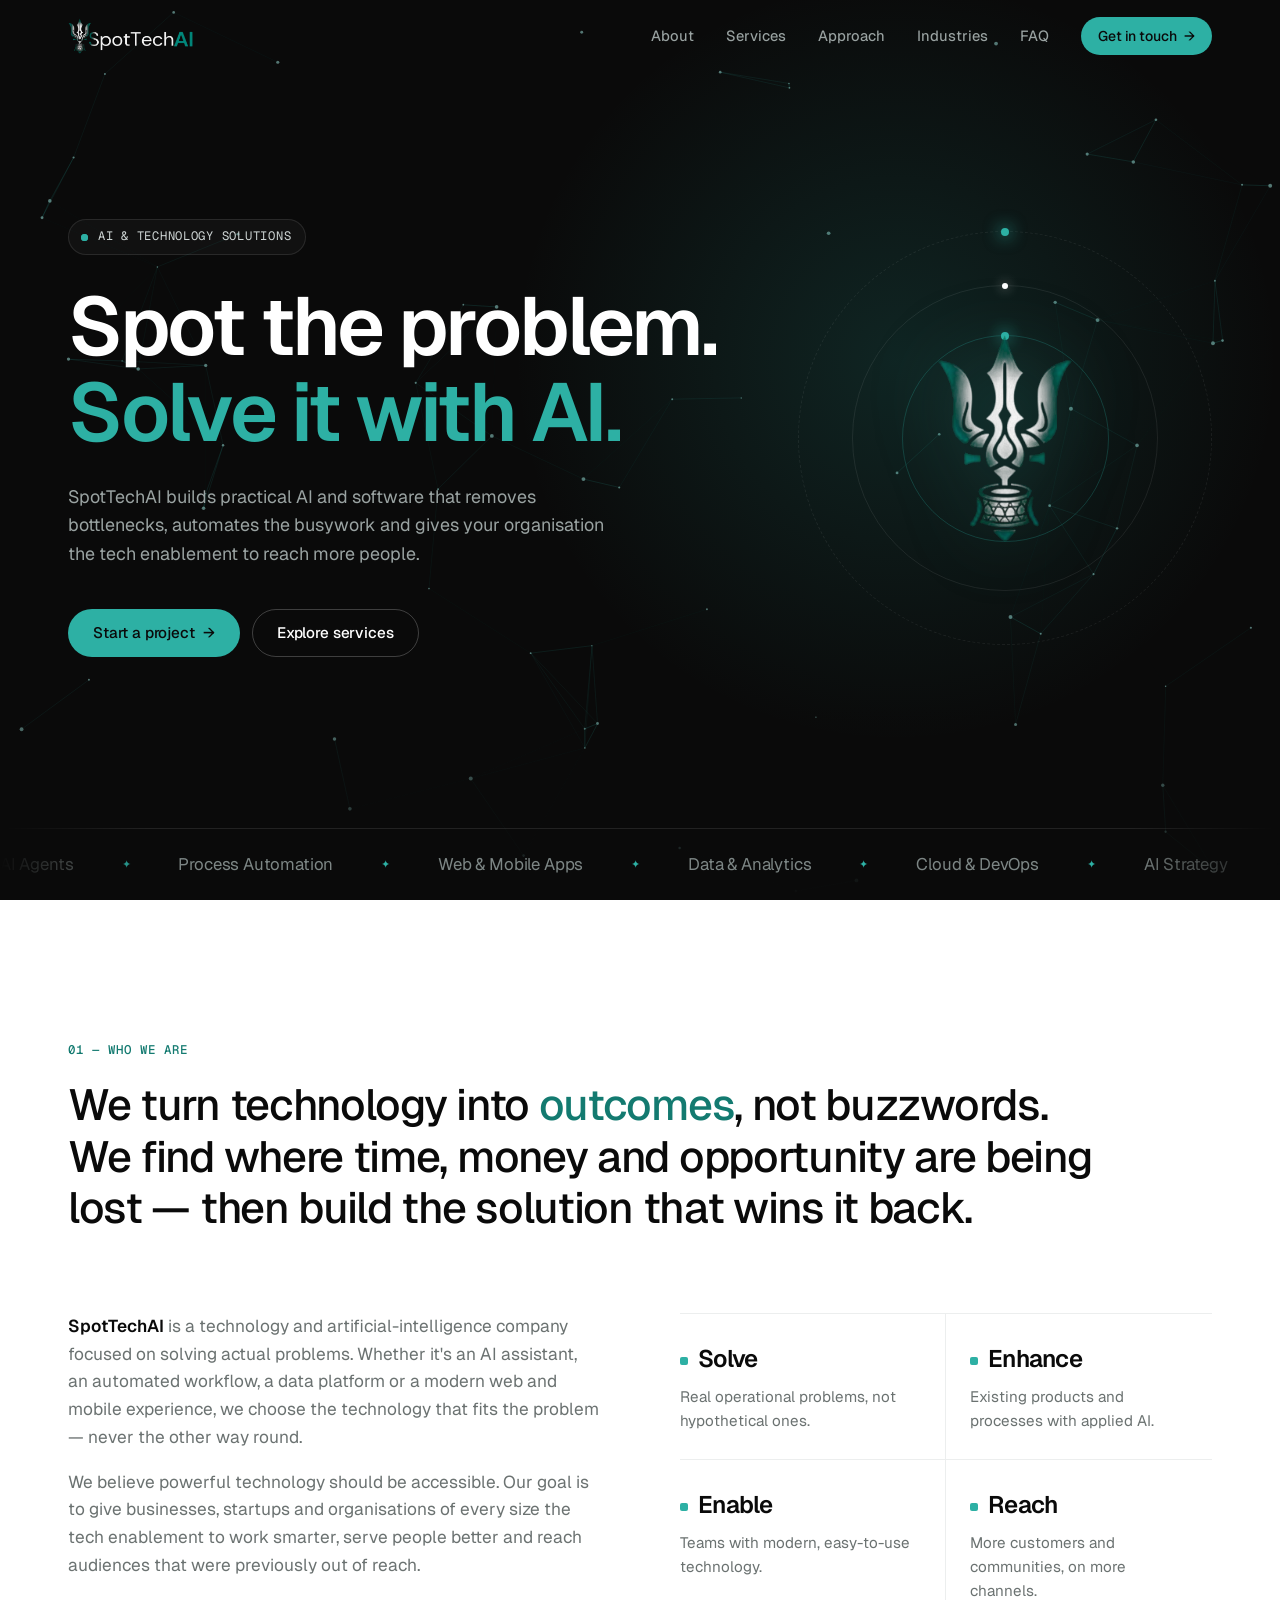
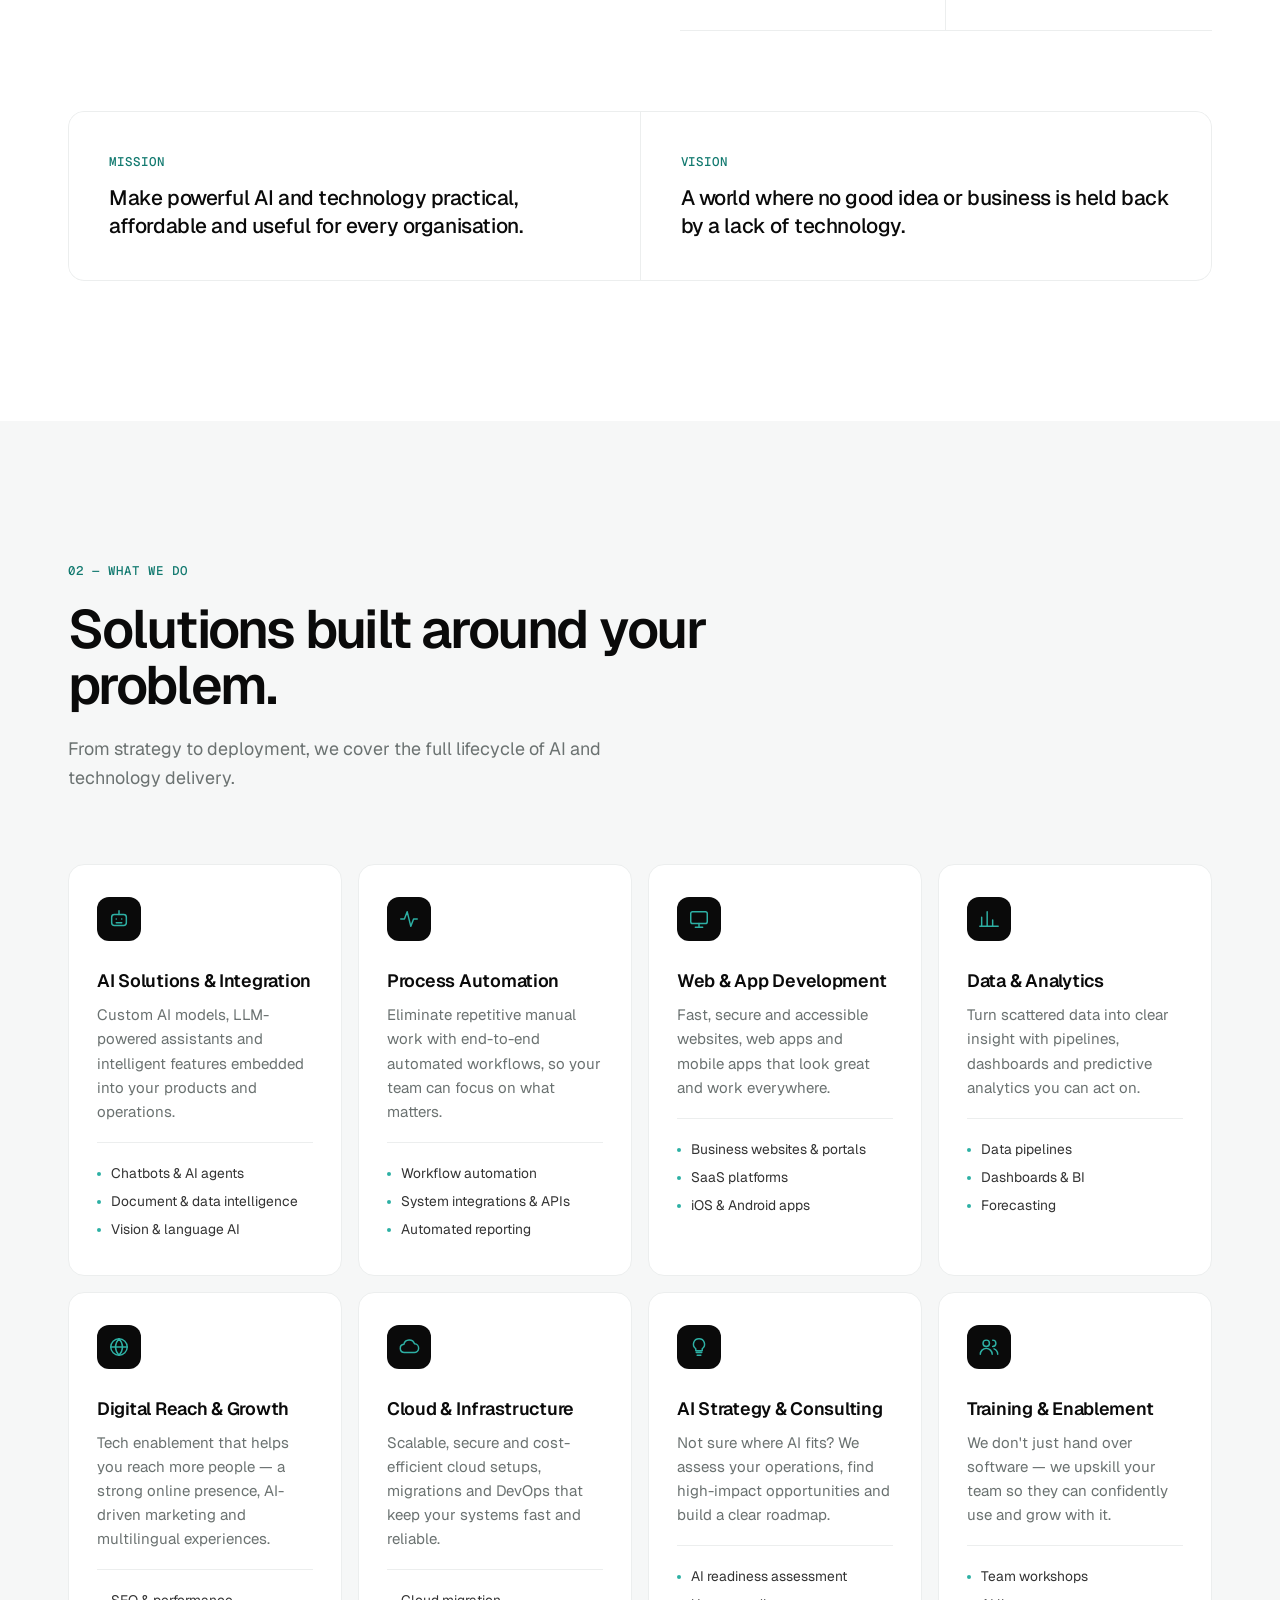
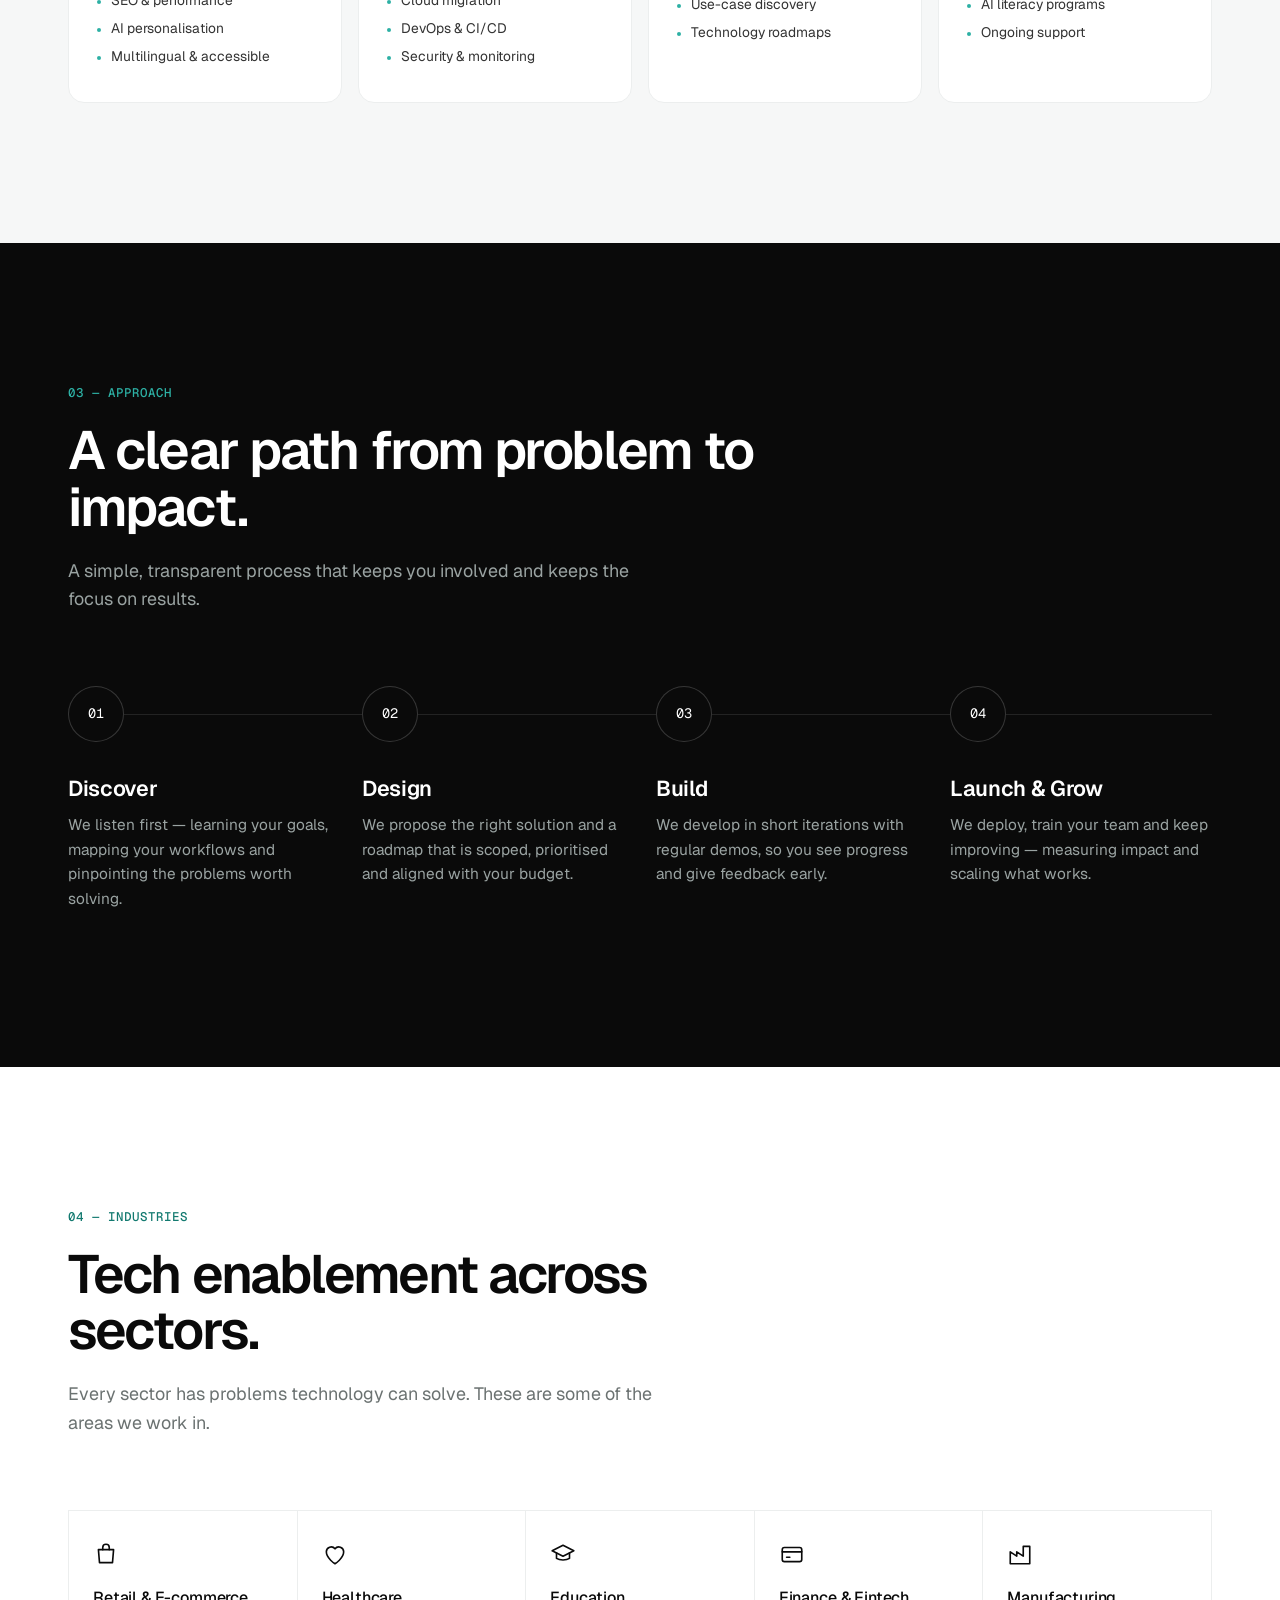
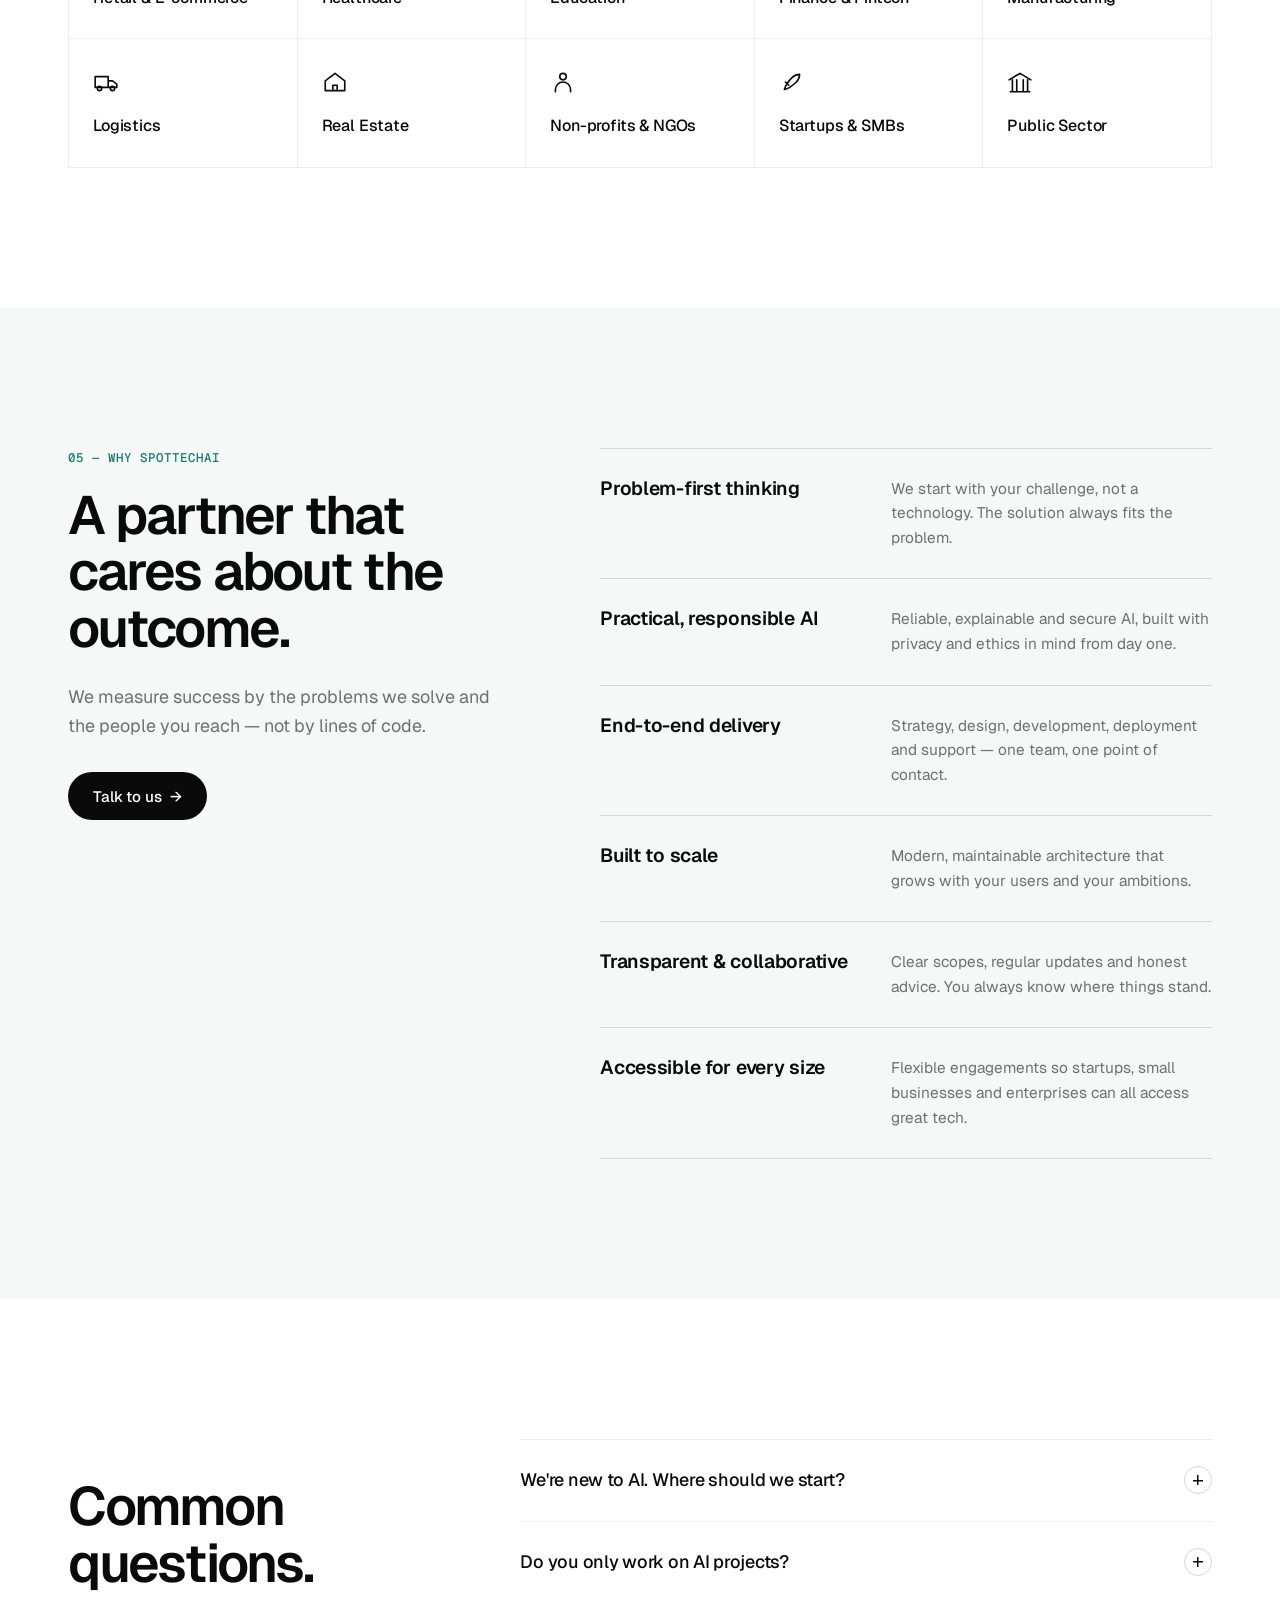
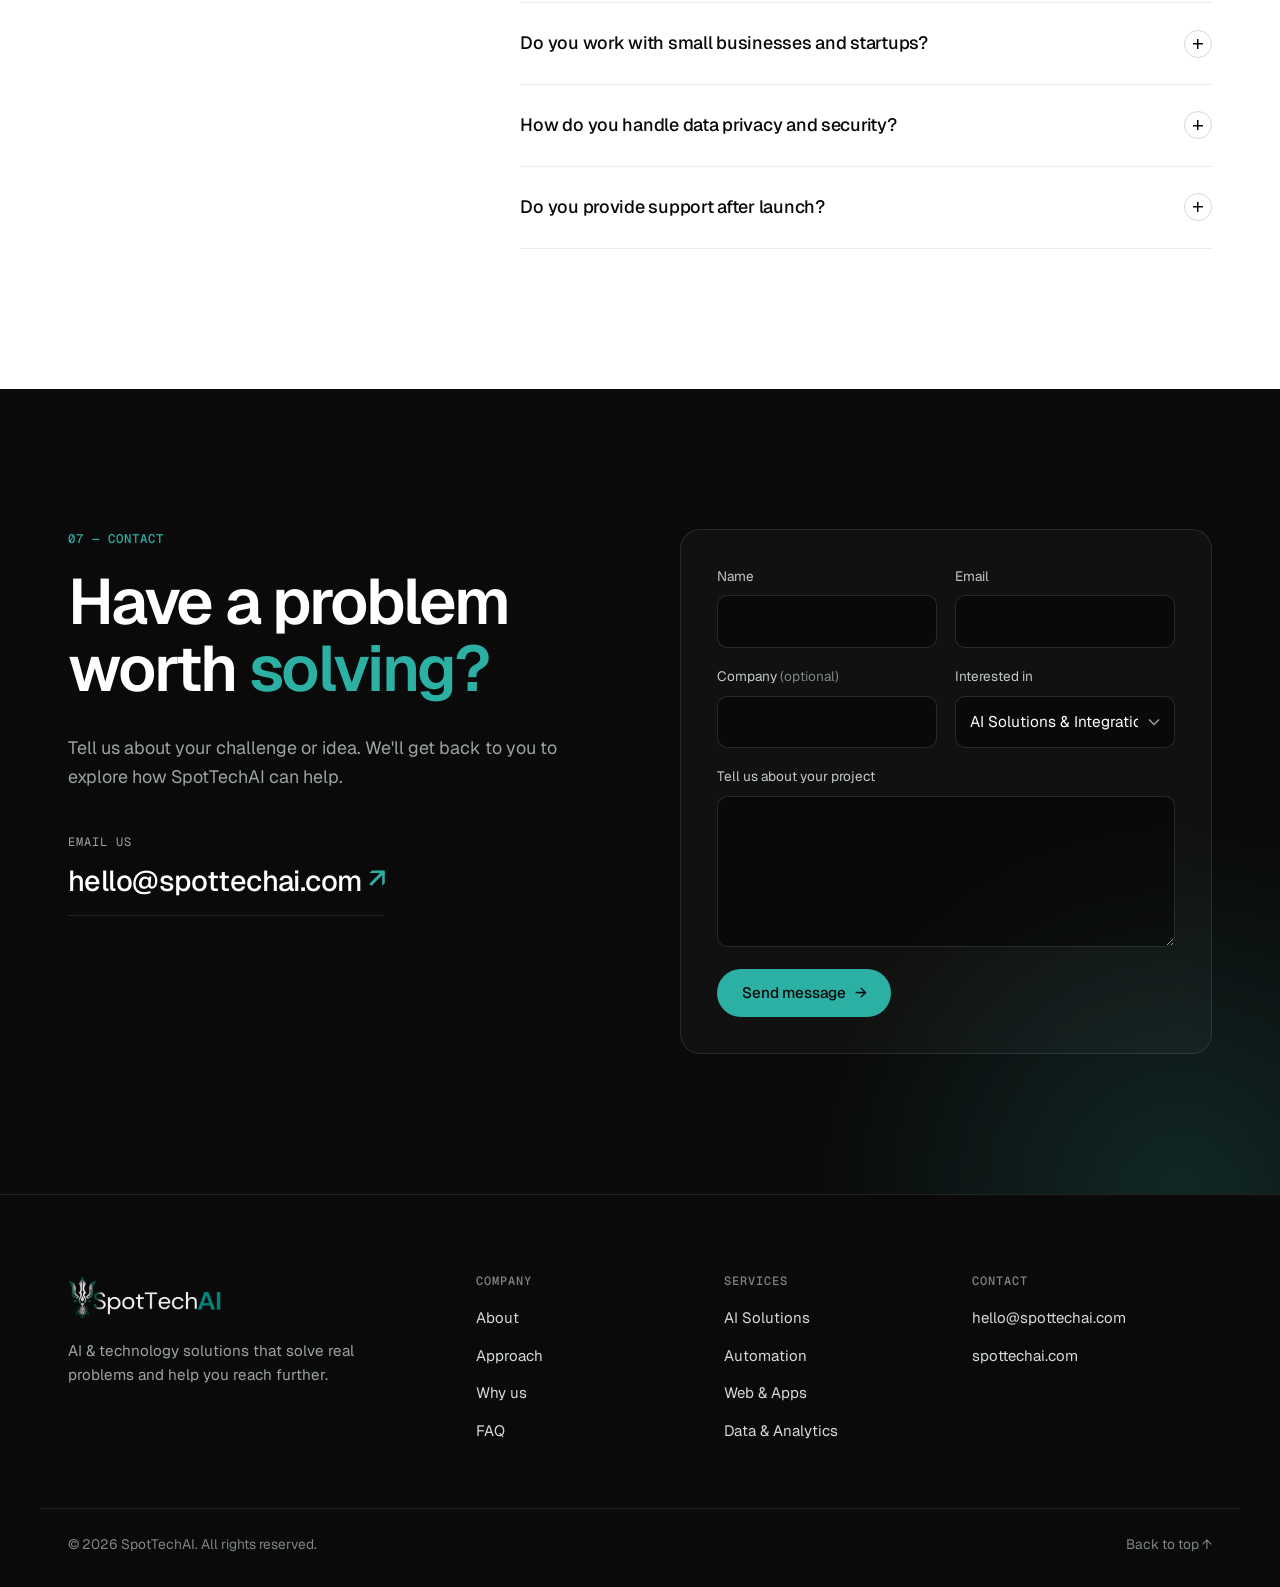
<file: index.html>
<!doctype html>
<html lang="en">
<head>
  <meta charset="utf-8" />
  <meta name="viewport" content="width=device-width, initial-scale=1" />
  <title>SpotTechAI — AI & Technology Solutions That Solve Real Problems</title>
  <meta name="description" content="SpotTechAI builds practical AI and technology solutions that solve real business problems, automate work, and give organisations the tech enablement they need to reach more people." />
  <meta name="theme-color" content="#0a0a0a" />
  <script>document.documentElement.classList.add("js");</script>
  <link rel="canonical" href="https://spottechai.com/" />
  <link rel="icon" type="image/png" href="assets/img/favicon.png" />
  <link rel="apple-touch-icon" href="assets/img/apple-touch-icon.png" />

  <meta property="og:type" content="website" />
  <meta property="og:url" content="https://spottechai.com/" />
  <meta property="og:title" content="SpotTechAI — AI & Technology Solutions" />
  <meta property="og:description" content="Practical AI and tech solutions that solve real problems and expand your reach." />
  <meta property="og:image" content="https://spottechai.com/assets/img/logo.png" />
  <meta name="twitter:card" content="summary" />

  <link rel="preconnect" href="https://fonts.googleapis.com" />
  <link rel="preconnect" href="https://fonts.gstatic.com" crossorigin />
  <link href="https://fonts.googleapis.com/css2?family=Geist:wght@300..700&family=Geist+Mono:wght@400;500&display=swap" rel="stylesheet" />
  <link rel="stylesheet" href="assets/css/styles.css" />

  <script type="application/ld+json">
  {
    "@context": "https://schema.org",
    "@type": "Organization",
    "name": "SpotTechAI",
    "url": "https://spottechai.com/",
    "logo": "https://spottechai.com/assets/img/logo.png",
    "email": "hello@spottechai.com",
    "description": "AI and technology solutions that solve real problems and give organisations the tech enablement to reach more people."
  }
  </script>
</head>
<body>
  <a class="skip-link" href="#main">Skip to content</a>
  <div class="scroll-progress" aria-hidden="true"></div>

  <!-- ================= HEADER ================= -->
  <header class="site-header" id="top">
    <div class="container nav-wrap">
      <a href="#top" class="brand" aria-label="SpotTechAI home">
        <img src="assets/img/logo-white.png" alt="SpotTechAI" width="140" height="40" />
      </a>

      <nav class="nav" aria-label="Primary">
        <button class="nav-toggle" aria-expanded="false" aria-controls="nav-menu" aria-label="Open menu">
          <span></span><span></span>
        </button>
        <ul id="nav-menu" class="nav-menu">
          <li><a href="#about">About</a></li>
          <li><a href="#services">Services</a></li>
          <li><a href="#process">Approach</a></li>
          <li><a href="#industries">Industries</a></li>
          <li><a href="#faq">FAQ</a></li>
          <li class="nav-cta"><a href="#contact" class="btn btn-teal btn-sm">Get in touch <span class="arrow" aria-hidden="true">→</span></a></li>
        </ul>
      </nav>
    </div>
  </header>

  <main id="main">
    <!-- ================= HERO ================= -->
    <section class="hero dark">
      <canvas class="hero-canvas" aria-hidden="true"></canvas>
      <div class="hero-glow" aria-hidden="true"></div>

      <div class="container hero-inner">
        <div class="hero-copy">
          <p class="pill fade-in"><span class="pill-dot"></span>AI &amp; Technology Solutions</p>
          <h1 class="hero-title" data-split>
            Spot the problem.<br />
            <span class="teal">Solve it with AI.</span>
          </h1>
          <p class="hero-lead fade-in" style="--d: .5s">
            SpotTechAI builds practical AI and software that removes bottlenecks, automates the busywork
            and gives your organisation the tech enablement to reach more people.
          </p>
          <div class="hero-actions fade-in" style="--d: .65s">
            <a href="#contact" class="btn btn-teal">Start a project <span class="arrow" aria-hidden="true">→</span></a>
            <a href="#services" class="btn btn-outline">Explore services</a>
          </div>
        </div>

        <div class="hero-visual fade-in" style="--d: .3s" aria-hidden="true">
          <div class="orbit orbit-1"><span></span></div>
          <div class="orbit orbit-2"><span></span></div>
          <div class="orbit orbit-3"><span></span></div>
          <div class="mark-wrap">
            <img src="assets/img/mark-white.png" alt="" width="179" height="271" />
          </div>
        </div>
      </div>

      <div class="marquee" aria-label="Capabilities">
        <div class="marquee-track">
          <ul>
            <li>AI Agents</li><li>Process Automation</li><li>Web &amp; Mobile Apps</li><li>Data &amp; Analytics</li>
            <li>Cloud &amp; DevOps</li><li>AI Strategy</li><li>Digital Reach</li><li>Team Enablement</li>
          </ul>
          <ul aria-hidden="true">
            <li>AI Agents</li><li>Process Automation</li><li>Web &amp; Mobile Apps</li><li>Data &amp; Analytics</li>
            <li>Cloud &amp; DevOps</li><li>AI Strategy</li><li>Digital Reach</li><li>Team Enablement</li>
          </ul>
        </div>
      </div>
    </section>

    <!-- ================= ABOUT ================= -->
    <section class="section" id="about">
      <div class="container">
        <p class="label reveal">01 — Who we are</p>
        <h2 class="statement reveal">
          We turn technology into <span class="hl">outcomes</span>, not buzzwords. We find where time,
          money and opportunity are being lost — then build the solution that wins it back.
        </h2>

        <div class="about-grid">
          <div class="about-text reveal">
            <p>
              <strong>SpotTechAI</strong> is a technology and artificial-intelligence company focused on solving
              actual problems. Whether it's an AI assistant, an automated workflow, a data platform or a
              modern web and mobile experience, we choose the technology that fits the problem — never the
              other way round.
            </p>
            <p>
              We believe powerful technology should be accessible. Our goal is to give businesses, startups and
              organisations of every size the tech enablement to work smarter, serve people better and reach
              audiences that were previously out of reach.
            </p>
          </div>
          <div class="pillars">
            <div class="pillar reveal">
              <span class="pillar-k">Solve</span>
              <p>Real operational problems, not hypothetical ones.</p>
            </div>
            <div class="pillar reveal">
              <span class="pillar-k">Enhance</span>
              <p>Existing products and processes with applied AI.</p>
            </div>
            <div class="pillar reveal">
              <span class="pillar-k">Enable</span>
              <p>Teams with modern, easy-to-use technology.</p>
            </div>
            <div class="pillar reveal">
              <span class="pillar-k">Reach</span>
              <p>More customers and communities, on more channels.</p>
            </div>
          </div>
        </div>

        <div class="mv reveal">
          <div>
            <p class="label">Mission</p>
            <p class="mv-text">Make powerful AI and technology practical, affordable and useful for every organisation.</p>
          </div>
          <div>
            <p class="label">Vision</p>
            <p class="mv-text">A world where no good idea or business is held back by a lack of technology.</p>
          </div>
        </div>
      </div>
    </section>

    <!-- ================= SERVICES ================= -->
    <section class="section section-gray" id="services">
      <div class="container">
        <div class="section-head">
          <p class="label reveal">02 — What we do</p>
          <h2 class="reveal">Solutions built around your problem.</h2>
          <p class="sub reveal">From strategy to deployment, we cover the full lifecycle of AI and technology delivery.</p>
        </div>

        <div class="cards">
          <article class="card reveal">
            <div class="card-icon"><svg viewBox="0 0 24 24"><rect x="4" y="7" width="16" height="12" rx="3"/><path d="M12 3v4M9 12h.01M15 12h.01M9 16h6"/></svg></div>
            <h3>AI Solutions &amp; Integration</h3>
            <p>Custom AI models, LLM-powered assistants and intelligent features embedded into your products and operations.</p>
            <ul><li>Chatbots &amp; AI agents</li><li>Document &amp; data intelligence</li><li>Vision &amp; language AI</li></ul>
          </article>

          <article class="card reveal">
            <div class="card-icon"><svg viewBox="0 0 24 24"><path d="M3 12h4l3-8 4 16 3-8h4"/></svg></div>
            <h3>Process Automation</h3>
            <p>Eliminate repetitive manual work with end-to-end automated workflows, so your team can focus on what matters.</p>
            <ul><li>Workflow automation</li><li>System integrations &amp; APIs</li><li>Automated reporting</li></ul>
          </article>

          <article class="card reveal">
            <div class="card-icon"><svg viewBox="0 0 24 24"><rect x="3" y="4" width="18" height="13" rx="2"/><path d="M8 21h8M12 17v4"/></svg></div>
            <h3>Web &amp; App Development</h3>
            <p>Fast, secure and accessible websites, web apps and mobile apps that look great and work everywhere.</p>
            <ul><li>Business websites &amp; portals</li><li>SaaS platforms</li><li>iOS &amp; Android apps</li></ul>
          </article>

          <article class="card reveal">
            <div class="card-icon"><svg viewBox="0 0 24 24"><path d="M4 20V10M10 20V4M16 20v-7M22 20H2"/></svg></div>
            <h3>Data &amp; Analytics</h3>
            <p>Turn scattered data into clear insight with pipelines, dashboards and predictive analytics you can act on.</p>
            <ul><li>Data pipelines</li><li>Dashboards &amp; BI</li><li>Forecasting</li></ul>
          </article>

          <article class="card reveal">
            <div class="card-icon"><svg viewBox="0 0 24 24"><circle cx="12" cy="12" r="9"/><path d="M3 12h18M12 3c2.5 2.7 3.8 5.7 3.8 9s-1.3 6.3-3.8 9c-2.5-2.7-3.8-5.7-3.8-9S9.5 5.7 12 3Z"/></svg></div>
            <h3>Digital Reach &amp; Growth</h3>
            <p>Tech enablement that helps you reach more people — a strong online presence, AI-driven marketing and multilingual experiences.</p>
            <ul><li>SEO &amp; performance</li><li>AI personalisation</li><li>Multilingual &amp; accessible</li></ul>
          </article>

          <article class="card reveal">
            <div class="card-icon"><svg viewBox="0 0 24 24"><path d="M7 18a4.5 4.5 0 0 1-.6-8.96A6 6 0 0 1 18 8.5a4.75 4.75 0 0 1-.5 9.5Z"/></svg></div>
            <h3>Cloud &amp; Infrastructure</h3>
            <p>Scalable, secure and cost-efficient cloud setups, migrations and DevOps that keep your systems fast and reliable.</p>
            <ul><li>Cloud migration</li><li>DevOps &amp; CI/CD</li><li>Security &amp; monitoring</li></ul>
          </article>

          <article class="card reveal">
            <div class="card-icon"><svg viewBox="0 0 24 24"><path d="M9 18h6M10 21h4M12 3a6 6 0 0 0-3.5 10.9V16h7v-2.1A6 6 0 0 0 12 3Z"/></svg></div>
            <h3>AI Strategy &amp; Consulting</h3>
            <p>Not sure where AI fits? We assess your operations, find high-impact opportunities and build a clear roadmap.</p>
            <ul><li>AI readiness assessment</li><li>Use-case discovery</li><li>Technology roadmaps</li></ul>
          </article>

          <article class="card reveal">
            <div class="card-icon"><svg viewBox="0 0 24 24"><circle cx="9" cy="8" r="3.5"/><path d="M2.5 20a6.5 6.5 0 0 1 13 0M16 4.5a3.5 3.5 0 0 1 0 7M21.5 20a6.5 6.5 0 0 0-4-6"/></svg></div>
            <h3>Training &amp; Enablement</h3>
            <p>We don't just hand over software — we upskill your team so they can confidently use and grow with it.</p>
            <ul><li>Team workshops</li><li>AI literacy programs</li><li>Ongoing support</li></ul>
          </article>
        </div>
      </div>
    </section>

    <!-- ================= PROCESS ================= -->
    <section class="section dark" id="process">
      <div class="container">
        <div class="section-head">
          <p class="label reveal">03 — Approach</p>
          <h2 class="reveal">A clear path from problem to impact.</h2>
          <p class="sub reveal">A simple, transparent process that keeps you involved and keeps the focus on results.</p>
        </div>

        <ol class="timeline">
          <li class="tl-line" aria-hidden="true"><span class="tl-fill"></span></li>
          <li class="tl-step reveal">
            <span class="tl-num">01</span>
            <div>
              <h3>Discover</h3>
              <p>We listen first — learning your goals, mapping your workflows and pinpointing the problems worth solving.</p>
            </div>
          </li>
          <li class="tl-step reveal">
            <span class="tl-num">02</span>
            <div>
              <h3>Design</h3>
              <p>We propose the right solution and a roadmap that is scoped, prioritised and aligned with your budget.</p>
            </div>
          </li>
          <li class="tl-step reveal">
            <span class="tl-num">03</span>
            <div>
              <h3>Build</h3>
              <p>We develop in short iterations with regular demos, so you see progress and give feedback early.</p>
            </div>
          </li>
          <li class="tl-step reveal">
            <span class="tl-num">04</span>
            <div>
              <h3>Launch &amp; Grow</h3>
              <p>We deploy, train your team and keep improving — measuring impact and scaling what works.</p>
            </div>
          </li>
        </ol>
      </div>
    </section>

    <!-- ================= INDUSTRIES ================= -->
    <section class="section" id="industries">
      <div class="container">
        <div class="section-head">
          <p class="label reveal">04 — Industries</p>
          <h2 class="reveal">Tech enablement across sectors.</h2>
          <p class="sub reveal">Every sector has problems technology can solve. These are some of the areas we work in.</p>
        </div>

        <div class="industries">
          <div class="ind reveal"><svg viewBox="0 0 24 24"><path d="M5 8h14l-1 12H6L5 8Z"/><path d="M9 8V6a3 3 0 0 1 6 0v2"/></svg>Retail &amp; E-commerce</div>
          <div class="ind reveal"><svg viewBox="0 0 24 24"><path d="M12 21s-8-5-8-11a4.5 4.5 0 0 1 8-2.8A4.5 4.5 0 0 1 20 10c0 6-8 11-8 11Z"/></svg>Healthcare</div>
          <div class="ind reveal"><svg viewBox="0 0 24 24"><path d="M2 9l10-5 10 5-10 5L2 9Z"/><path d="M6 11v5c3 2 9 2 12 0v-5"/></svg>Education</div>
          <div class="ind reveal"><svg viewBox="0 0 24 24"><rect x="3" y="6" width="18" height="13" rx="2"/><path d="M3 10h18M7 15h3"/></svg>Finance &amp; Fintech</div>
          <div class="ind reveal"><svg viewBox="0 0 24 24"><path d="M3 21V10l6 4V10l6 4V5h6v16H3Z"/></svg>Manufacturing</div>
          <div class="ind reveal"><svg viewBox="0 0 24 24"><path d="M2 7h12v10H2zM14 11h4l4 3v3h-8"/><circle cx="6" cy="18" r="2"/><circle cx="18" cy="18" r="2"/></svg>Logistics</div>
          <div class="ind reveal"><svg viewBox="0 0 24 24"><path d="M3 11l9-7 9 7v9H3v-9Z"/><path d="M10 20v-5h4v5"/></svg>Real Estate</div>
          <div class="ind reveal"><svg viewBox="0 0 24 24"><circle cx="12" cy="7" r="3"/><path d="M5 21v-2a7 7 0 0 1 14 0v2"/></svg>Non-profits &amp; NGOs</div>
          <div class="ind reveal"><svg viewBox="0 0 24 24"><path d="M5 19c1-4 3-7 7-11 2-2 5-3 7-3 0 2-1 5-3 7-4 4-7 6-11 7Z"/><path d="M9 15l-3-3"/></svg>Startups &amp; SMBs</div>
          <div class="ind reveal"><svg viewBox="0 0 24 24"><path d="M3 21h18M5 21V10M19 21V10M9 21V10M15 21V10M2 10l10-6 10 6"/></svg>Public Sector</div>
        </div>
      </div>
    </section>

    <!-- ================= WHY ================= -->
    <section class="section section-gray" id="why">
      <div class="container why">
        <div class="why-head">
          <p class="label reveal">05 — Why SpotTechAI</p>
          <h2 class="reveal">A partner that cares about the outcome.</h2>
          <p class="sub reveal">We measure success by the problems we solve and the people you reach — not by lines of code.</p>
          <a href="#contact" class="btn btn-dark reveal">Talk to us <span class="arrow" aria-hidden="true">→</span></a>
        </div>
        <div class="why-list">
          <div class="why-item reveal"><h3>Problem-first thinking</h3><p>We start with your challenge, not a technology. The solution always fits the problem.</p></div>
          <div class="why-item reveal"><h3>Practical, responsible AI</h3><p>Reliable, explainable and secure AI, built with privacy and ethics in mind from day one.</p></div>
          <div class="why-item reveal"><h3>End-to-end delivery</h3><p>Strategy, design, development, deployment and support — one team, one point of contact.</p></div>
          <div class="why-item reveal"><h3>Built to scale</h3><p>Modern, maintainable architecture that grows with your users and your ambitions.</p></div>
          <div class="why-item reveal"><h3>Transparent &amp; collaborative</h3><p>Clear scopes, regular updates and honest advice. You always know where things stand.</p></div>
          <div class="why-item reveal"><h3>Accessible for every size</h3><p>Flexible engagements so startups, small businesses and enterprises can all access great tech.</p></div>
        </div>
      </div>
    </section>

    <!-- ================= FAQ ================= -->
    <section class="section" id="faq">
      <div class="container faq-wrap">
        <div>
          <p class="label reveal">06 — FAQ</p>
          <h2 class="reveal">Common questions.</h2>
        </div>
        <div class="faq">
          <details class="reveal">
            <summary>We're new to AI. Where should we start?</summary>
            <div class="faq-body"><p>Start with a conversation. We'll look at how your organisation works today, identify where AI or automation would make the biggest difference, and recommend a small, high-impact first step.</p></div>
          </details>
          <details class="reveal">
            <summary>Do you only work on AI projects?</summary>
            <div class="faq-body"><p>No. AI is one of our strengths, but we deliver complete technology solutions — websites, apps, automation, data platforms and cloud infrastructure. We pick whatever best solves the problem.</p></div>
          </details>
          <details class="reveal">
            <summary>Do you work with small businesses and startups?</summary>
            <div class="faq-body"><p>Absolutely. Making technology accessible is core to our mission. We offer flexible engagements that fit different stages and budgets.</p></div>
          </details>
          <details class="reveal">
            <summary>How do you handle data privacy and security?</summary>
            <div class="faq-body"><p>Security and privacy are built in from the start. We follow industry best practices for data handling, access control and encryption, and design solutions around your compliance requirements.</p></div>
          </details>
          <details class="reveal">
            <summary>Do you provide support after launch?</summary>
            <div class="faq-body"><p>Yes. We offer training, maintenance and ongoing improvement so your solution keeps delivering value long after go-live.</p></div>
          </details>
        </div>
      </div>
    </section>

    <!-- ================= CONTACT ================= -->
    <section class="section dark contact" id="contact">
      <div class="contact-glow" aria-hidden="true"></div>
      <div class="container contact-grid">
        <div class="contact-copy">
          <p class="label reveal">07 — Contact</p>
          <h2 class="reveal">Have a problem<br />worth <span class="teal">solving?</span></h2>
          <p class="sub reveal">Tell us about your challenge or idea. We'll get back to you to explore how SpotTechAI can help.</p>
          <a class="email-link reveal" href="mailto:hello@spottechai.com">
            <span class="email-label">Email us</span>
            <span class="email-addr">hello@spottechai.com <span class="arrow" aria-hidden="true">↗</span></span>
          </a>
        </div>

        <form class="contact-form reveal" id="contact-form" novalidate>
          <div class="field">
            <label for="name">Name</label>
            <input id="name" name="name" type="text" autocomplete="name" required />
          </div>
          <div class="field">
            <label for="email">Email</label>
            <input id="email" name="email" type="email" autocomplete="email" required />
          </div>
          <div class="field">
            <label for="company">Company <span class="opt">(optional)</span></label>
            <input id="company" name="company" type="text" autocomplete="organization" />
          </div>
          <div class="field">
            <label for="interest">Interested in</label>
            <select id="interest" name="interest">
              <option>AI Solutions &amp; Integration</option>
              <option>Process Automation</option>
              <option>Web &amp; App Development</option>
              <option>Data &amp; Analytics</option>
              <option>Digital Reach &amp; Growth</option>
              <option>Cloud &amp; Infrastructure</option>
              <option>AI Strategy &amp; Consulting</option>
              <option>Training &amp; Enablement</option>
              <option>Something else</option>
            </select>
          </div>
          <div class="field full">
            <label for="message">Tell us about your project</label>
            <textarea id="message" name="message" rows="5" required></textarea>
          </div>
          <div class="full form-foot">
            <button type="submit" class="btn btn-teal">Send message <span class="arrow" aria-hidden="true">→</span></button>
            <p class="form-status" role="status" aria-live="polite"></p>
          </div>
        </form>
      </div>
    </section>
  </main>

  <!-- ================= FOOTER ================= -->
  <footer class="site-footer">
    <div class="container footer-grid">
      <div class="footer-brand">
        <img src="assets/img/logo-white.png" alt="SpotTechAI" width="168" height="48" loading="lazy" />
        <p>AI &amp; technology solutions that solve real problems and help you reach further.</p>
      </div>
      <div>
        <h4>Company</h4>
        <ul>
          <li><a href="#about">About</a></li>
          <li><a href="#process">Approach</a></li>
          <li><a href="#why">Why us</a></li>
          <li><a href="#faq">FAQ</a></li>
        </ul>
      </div>
      <div>
        <h4>Services</h4>
        <ul>
          <li><a href="#services">AI Solutions</a></li>
          <li><a href="#services">Automation</a></li>
          <li><a href="#services">Web &amp; Apps</a></li>
          <li><a href="#services">Data &amp; Analytics</a></li>
        </ul>
      </div>
      <div>
        <h4>Contact</h4>
        <ul>
          <li><a href="mailto:hello@spottechai.com">hello@spottechai.com</a></li>
          <li><a href="https://spottechai.com/">spottechai.com</a></li>
        </ul>
      </div>
    </div>
    <div class="container footer-bottom">
      <p>© <span id="year">2026</span> SpotTechAI. All rights reserved.</p>
      <a href="#top">Back to top ↑</a>
    </div>
  </footer>

  <script src="assets/js/main.js" defer></script>
</body>
</html>
</file>
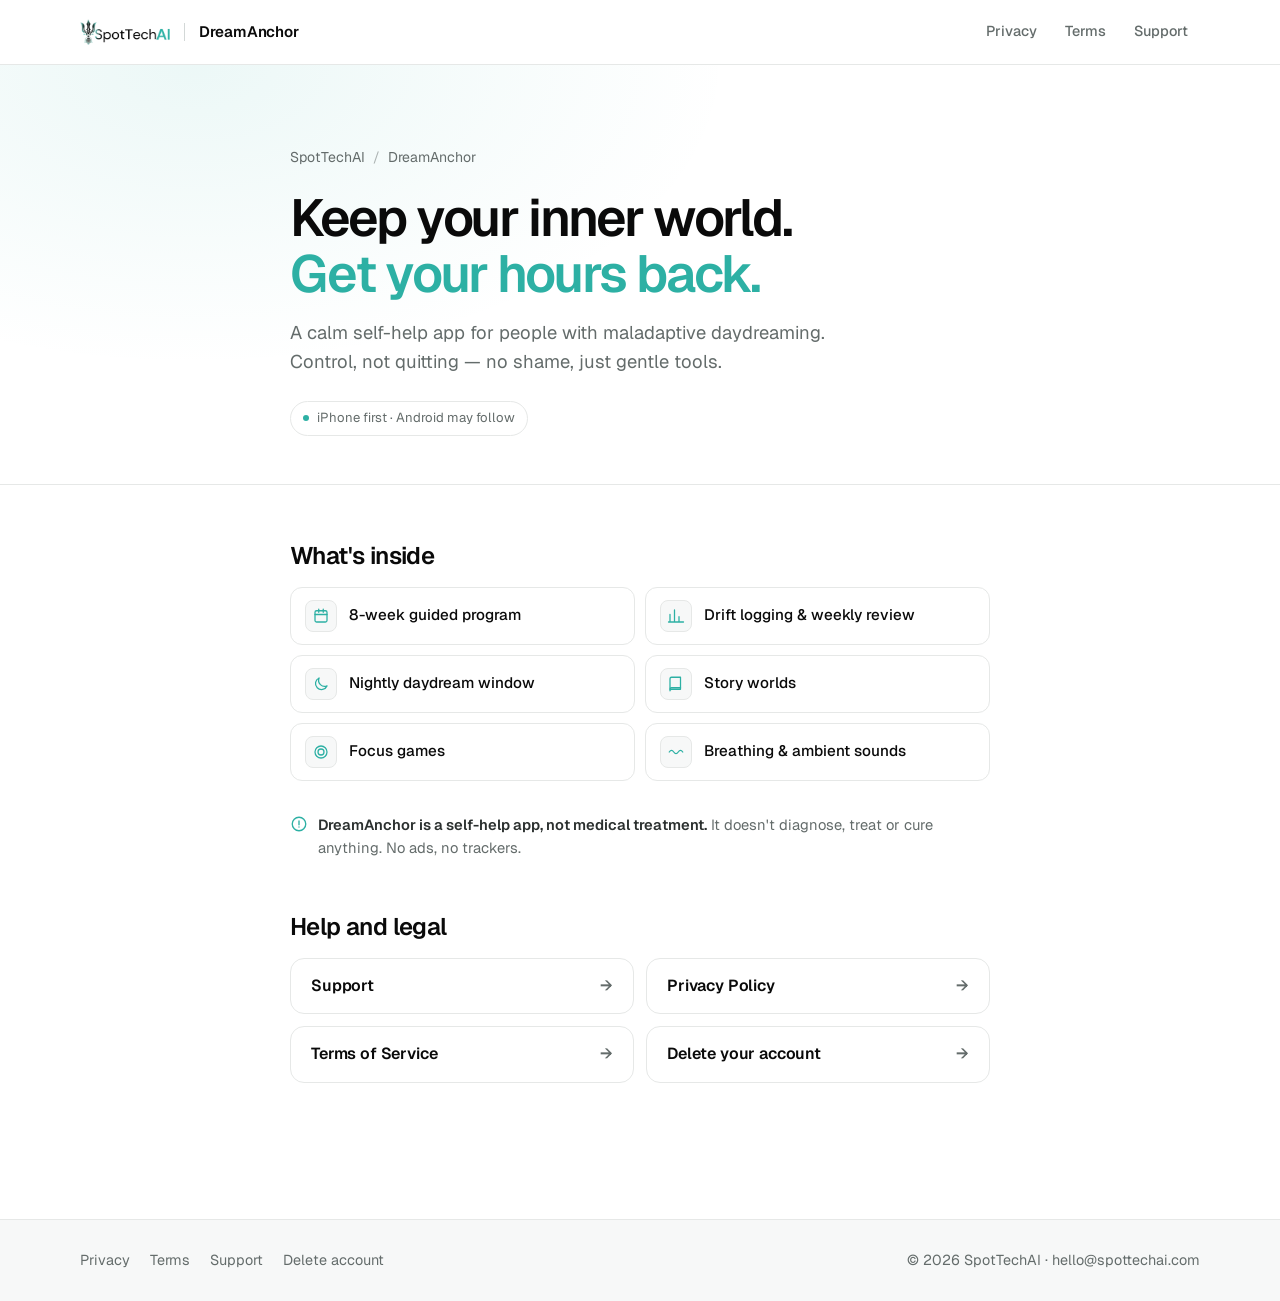
<file: DreamAnchor/index.html>
<!DOCTYPE html>
<!-- DRAFT: needs legal review before launch. See DreamAnchor/README.md for open assumptions. -->
<html lang="en">
<head>
  <meta charset="utf-8">
  <meta name="viewport" content="width=device-width, initial-scale=1">
  <title>DreamAnchor — Keep your inner world, get your hours back</title>
  <meta name="description" content="DreamAnchor is a calm self-help app for people with maladaptive daydreaming. Keep your inner world, get your hours back. By SpotTechAI.">
  <meta name="color-scheme" content="light dark">
  <meta name="theme-color" content="#ffffff" media="(prefers-color-scheme: light)">
  <meta name="theme-color" content="#0a0a0a" media="(prefers-color-scheme: dark)">
  <link rel="canonical" href="https://spottechai.com/DreamAnchor/">
  <link rel="icon" type="image/png" href="../assets/img/favicon.png">
  <link rel="apple-touch-icon" href="../assets/img/apple-touch-icon.png">
  <link rel="preconnect" href="https://fonts.googleapis.com">
  <link rel="preconnect" href="https://fonts.gstatic.com" crossorigin>
  <link href="https://fonts.googleapis.com/css2?family=Geist:wght@300..700&amp;family=Geist+Mono:wght@400;500&amp;display=swap" rel="stylesheet">
  <link rel="stylesheet" href="../assets/css/styles.css">
  <link rel="stylesheet" href="assets/site.css">
</head>
<body class="da">
  <a class="skip-link" href="#main">Skip to content</a>

  <header class="da-header">
    <div class="da-bar">
      <a class="da-brand" href="../">
        <picture>
          <source srcset="../assets/img/logo-white.png" media="(prefers-color-scheme: dark)">
          <img src="../assets/img/logo.png" alt="SpotTechAI" width="91" height="26">
        </picture>
      </a>
      <span class="da-sep" aria-hidden="true"></span>
      <a class="da-app" href="./" aria-current="page">DreamAnchor</a>
      <nav class="da-nav" aria-label="DreamAnchor">
        <a href="privacy/">Privacy</a>
        <a href="terms/">Terms</a>
        <a href="support/">Support</a>
      </nav>
    </div>
  </header>

  <section class="da-hero">
    <div class="da-wrap">
      <nav class="da-crumbs" aria-label="Breadcrumb"><a href="../">SpotTechAI</a><span class="sl" aria-hidden="true">/</span><span>DreamAnchor</span></nav>
      <h1>Keep your inner world.<br><span class="teal">Get your hours back.</span></h1>
      <p class="da-lead">A calm self-help app for people with maladaptive daydreaming. Control, not quitting — no shame, just gentle tools.</p>
      <ul class="da-meta"><li>iPhone first · Android may follow</li></ul>
    </div>
  </section>

  <main id="main" class="da-main">
    <div class="da-wrap">
      <h2 class="da-first" id="inside">What's inside</h2>
      <ul class="da-flist">
        <li><span class="da-ficon"><svg viewBox="0 0 24 24" aria-hidden="true"><rect x="4" y="5" width="16" height="15" rx="2"/><path d="M4 10h16M9 3v4M15 3v4"/></svg></span>8-week guided program</li>
        <li><span class="da-ficon"><svg viewBox="0 0 24 24" aria-hidden="true"><path d="M4 20V10M10 20V4M16 20v-7M22 20H2"/></svg></span>Drift logging &amp; weekly review</li>
        <li><span class="da-ficon"><svg viewBox="0 0 24 24" aria-hidden="true"><path d="M20 14.5A8 8 0 0 1 9.5 4a8 8 0 1 0 10.5 10.5Z"/></svg></span>Nightly daydream window</li>
        <li><span class="da-ficon"><svg viewBox="0 0 24 24" aria-hidden="true"><path d="M4 5a2 2 0 0 1 2-2h12v16H6a2 2 0 0 0-2 2V5Z"/><path d="M4 19a2 2 0 0 1 2-2h12"/></svg></span>Story worlds</li>
        <li><span class="da-ficon"><svg viewBox="0 0 24 24" aria-hidden="true"><circle cx="12" cy="12" r="8"/><circle cx="12" cy="12" r="4"/></svg></span>Focus games</li>
        <li><span class="da-ficon"><svg viewBox="0 0 24 24" aria-hidden="true"><path d="M3 12c2-3 4-3 6 0s4 3 6 0 4-3 6 0"/></svg></span>Breathing &amp; ambient sounds</li>
      </ul>
      <p class="da-note"><svg viewBox="0 0 24 24" aria-hidden="true"><circle cx="12" cy="12" r="9"/><path d="M12 8v5M12 16h.01"/></svg><span><strong>DreamAnchor is a self-help app, not medical treatment.</strong> It doesn't diagnose, treat or cure anything. No ads, no trackers.</span></p>

      <h2 id="pages">Help and legal</h2>
      <ul class="da-cards">
        <li><a class="da-card" href="support/"><h3>Support <span class="arrow" aria-hidden="true">→</span></h3></a></li>
        <li><a class="da-card" href="privacy/"><h3>Privacy Policy <span class="arrow" aria-hidden="true">→</span></h3></a></li>
        <li><a class="da-card" href="terms/"><h3>Terms of Service <span class="arrow" aria-hidden="true">→</span></h3></a></li>
        <li><a class="da-card" href="delete-account/"><h3>Delete your account <span class="arrow" aria-hidden="true">→</span></h3></a></li>
      </ul>
    </div>
  </main>

  <footer class="da-footer">
    <div class="da-bar da-foot">
      <nav class="da-foot-links" aria-label="DreamAnchor pages">
        <a href="privacy/">Privacy</a>
        <a href="terms/">Terms</a>
        <a href="support/">Support</a>
        <a href="delete-account/">Delete account</a>
      </nav>
      <p>© 2026 SpotTechAI · <a href="mailto:hello@spottechai.com">hello@spottechai.com</a></p>
    </div>
  </footer>
</body>
</html>
</file>
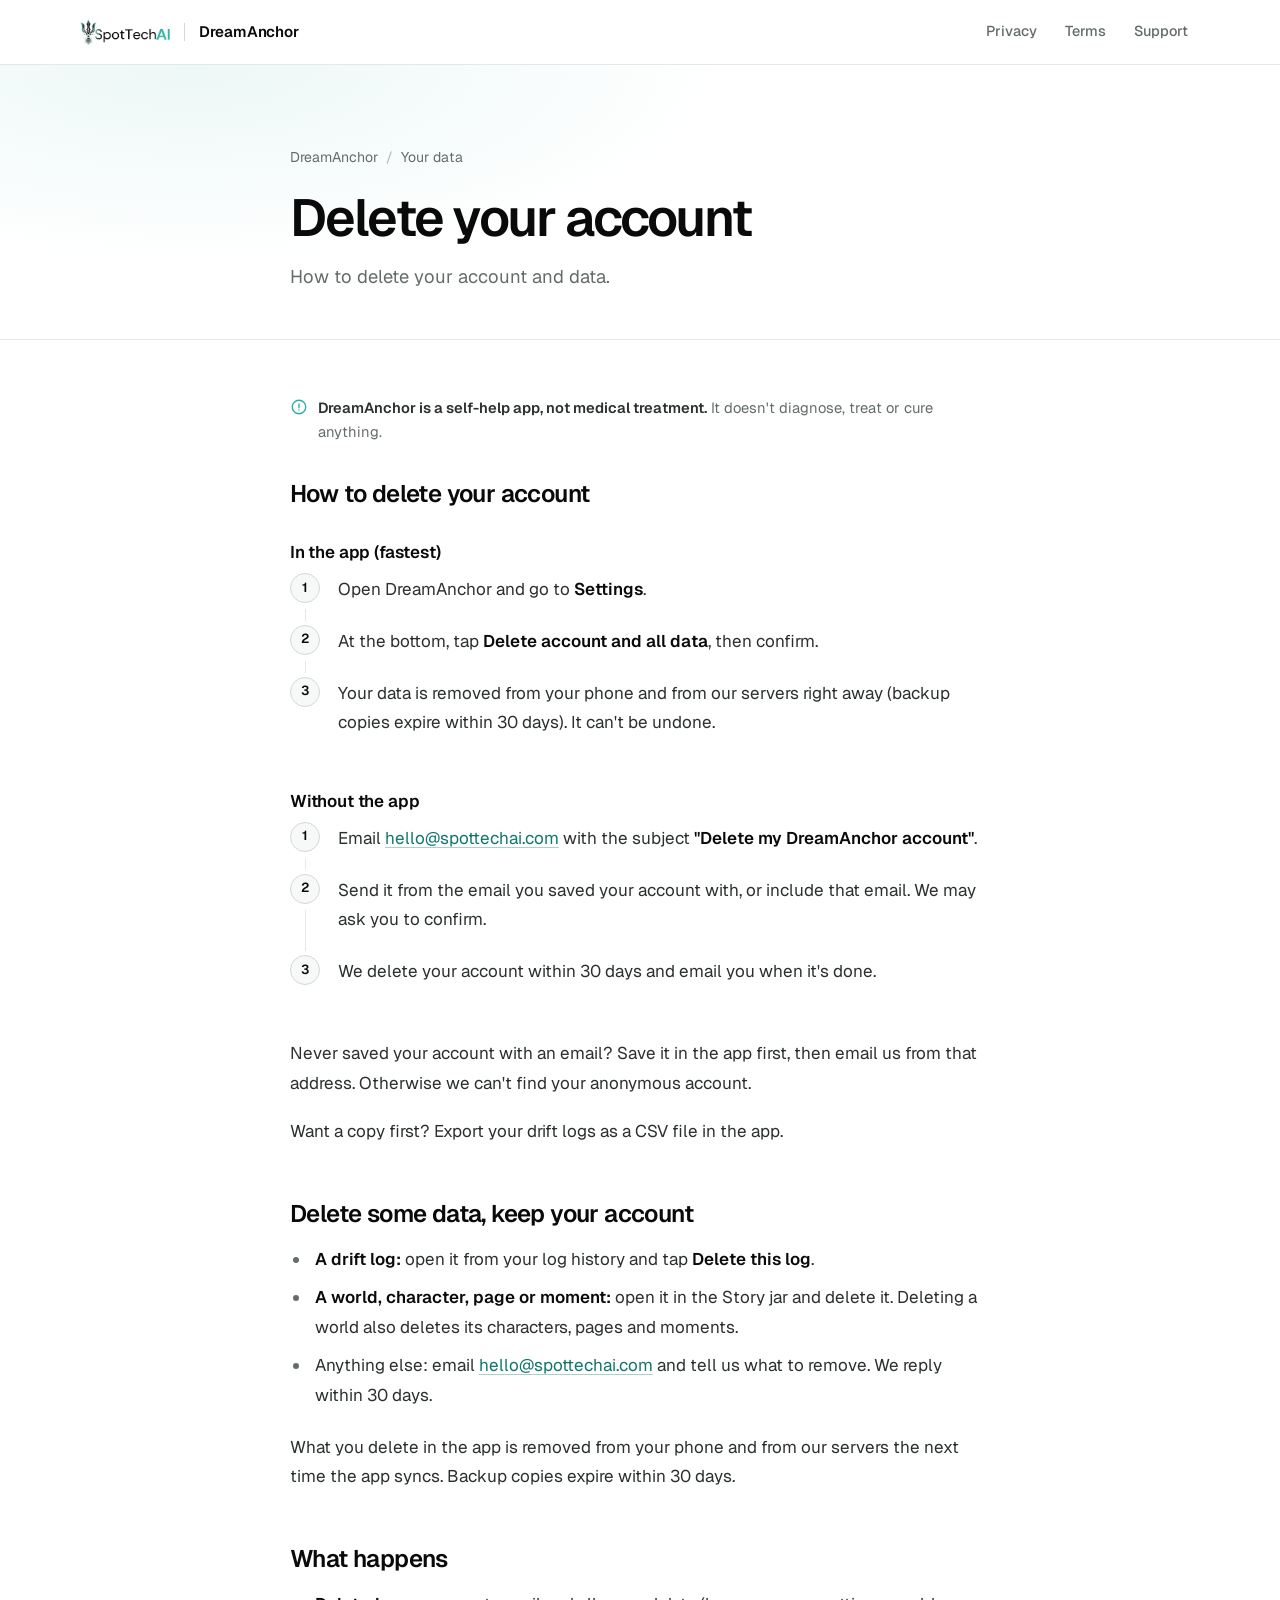
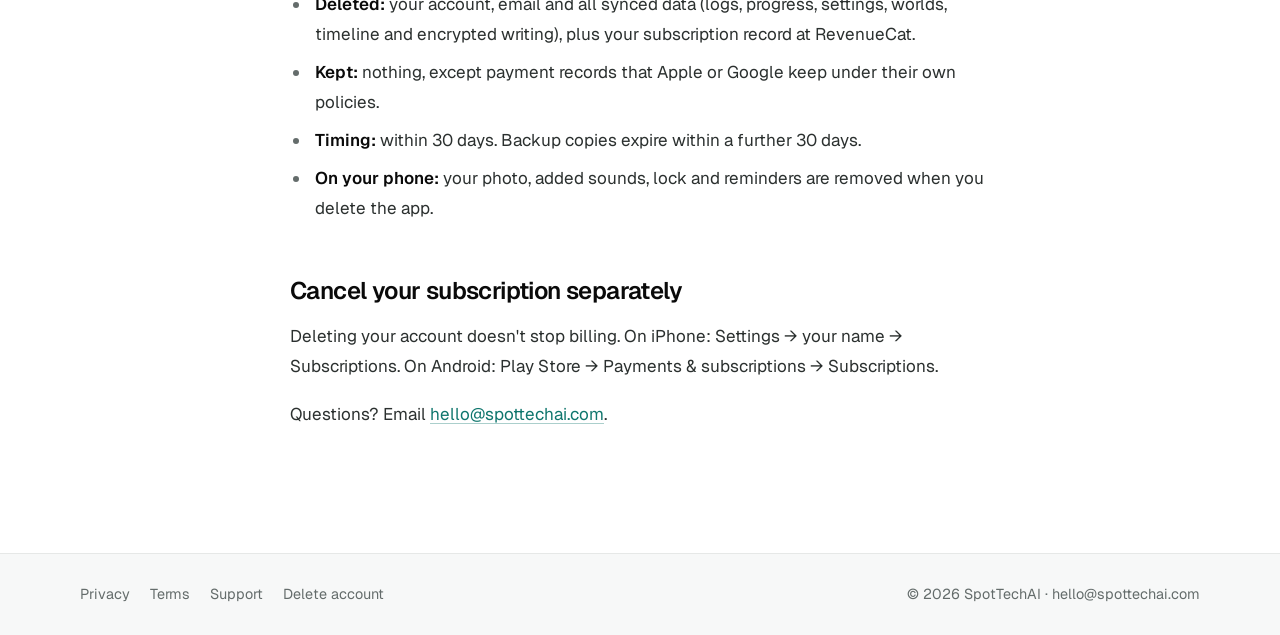
<file: DreamAnchor/delete-account/index.html>
<!DOCTYPE html>
<!-- DRAFT: needs legal review before launch. See DreamAnchor/README.md for open assumptions. -->
<html lang="en">
<head>
  <meta charset="utf-8">
  <meta name="viewport" content="width=device-width, initial-scale=1">
  <title>Delete your account — DreamAnchor by SpotTechAI</title>
  <meta name="description" content="How to delete your DreamAnchor account and data, what gets deleted, how long it takes, and how to cancel your subscription.">
  <meta name="color-scheme" content="light dark">
  <meta name="theme-color" content="#ffffff" media="(prefers-color-scheme: light)">
  <meta name="theme-color" content="#0a0a0a" media="(prefers-color-scheme: dark)">
  <link rel="canonical" href="https://spottechai.com/DreamAnchor/delete-account/">
  <link rel="icon" type="image/png" href="../../assets/img/favicon.png">
  <link rel="apple-touch-icon" href="../../assets/img/apple-touch-icon.png">
  <link rel="preconnect" href="https://fonts.googleapis.com">
  <link rel="preconnect" href="https://fonts.gstatic.com" crossorigin>
  <link href="https://fonts.googleapis.com/css2?family=Geist:wght@300..700&amp;family=Geist+Mono:wght@400;500&amp;display=swap" rel="stylesheet">
  <link rel="stylesheet" href="../../assets/css/styles.css">
  <link rel="stylesheet" href="../assets/site.css">
</head>
<body class="da">
  <a class="skip-link" href="#main">Skip to content</a>

  <header class="da-header">
    <div class="da-bar">
      <a class="da-brand" href="../../">
        <picture>
          <source srcset="../../assets/img/logo-white.png" media="(prefers-color-scheme: dark)">
          <img src="../../assets/img/logo.png" alt="SpotTechAI" width="91" height="26">
        </picture>
      </a>
      <span class="da-sep" aria-hidden="true"></span>
      <a class="da-app" href="../">DreamAnchor</a>
      <nav class="da-nav" aria-label="DreamAnchor">
        <a href="../privacy/">Privacy</a>
        <a href="../terms/">Terms</a>
        <a href="../support/">Support</a>
      </nav>
    </div>
  </header>

  <section class="da-hero">
    <div class="da-wrap">
      <nav class="da-crumbs" aria-label="Breadcrumb"><a href="../">DreamAnchor</a><span class="sl" aria-hidden="true">/</span><span>Your data</span></nav>
      <h1>Delete your account</h1>
      <p class="da-lead">How to delete your account and data.</p>
    </div>
  </section>

  <main id="main" class="da-main">
    <div class="da-wrap">
      <p class="da-note"><svg viewBox="0 0 24 24" aria-hidden="true"><circle cx="12" cy="12" r="9"/><path d="M12 8v5M12 16h.01"/></svg><span><strong>DreamAnchor is a self-help app, not medical treatment.</strong> It doesn't diagnose, treat or cure anything.</span></p>

      <h2 class="da-first" id="how">How to delete your account</h2>
      <h3>In the app (fastest)</h3>
      <ol class="da-steps">
        <li>Open DreamAnchor and go to <strong>Settings</strong>.</li>
        <li>At the bottom, tap <strong>Delete account and all data</strong>, then confirm.</li>
        <li>Your data is removed from your phone and from our servers right away (backup copies expire within 30 days). It can't be undone.</li>
      </ol>
      <h3>Without the app</h3>
      <ol class="da-steps">
        <li>Email <a href="mailto:hello@spottechai.com?subject=Delete%20my%20DreamAnchor%20account">hello@spottechai.com</a> with the subject <strong>"Delete my DreamAnchor account"</strong>.</li>
        <li>Send it from the email you saved your account with, or include that email. We may ask you to confirm.</li>
        <li>We delete your account within 30 days and email you when it's done.</li>
      </ol>
      <p>Never saved your account with an email? Save it in the app first, then email us from that address. Otherwise we can't find your anonymous account.</p>
      <p>Want a copy first? Export your drift logs as a CSV file in the app.</p>

      <h2 id="some">Delete some data, keep your account</h2>
      <ul>
        <li><strong>A drift log:</strong> open it from your log history and tap <strong>Delete this log</strong>.</li>
        <li><strong>A world, character, page or moment:</strong> open it in the Story jar and delete it. Deleting a world also deletes its characters, pages and moments.</li>
        <li>Anything else: email <a href="mailto:hello@spottechai.com?subject=Delete%20some%20of%20my%20DreamAnchor%20data">hello@spottechai.com</a> and tell us what to remove. We reply within 30 days.</li>
      </ul>
      <p>What you delete in the app is removed from your phone and from our servers the next time the app syncs. Backup copies expire within 30 days.</p>

      <h2 id="what-happens">What happens</h2>
      <ul>
        <li><strong>Deleted:</strong> your account, email and all synced data (logs, progress, settings, worlds, timeline and encrypted writing), plus your subscription record at RevenueCat.</li>
        <li><strong>Kept:</strong> nothing, except payment records that Apple or Google keep under their own policies.</li>
        <li><strong>Timing:</strong> within 30 days. Backup copies expire within a further 30 days.</li>
        <li><strong>On your phone:</strong> your photo, added sounds, lock and reminders are removed when you delete the app.</li>
      </ul>

      <h2 id="subscription">Cancel your subscription separately</h2>
      <p>Deleting your account doesn't stop billing. On iPhone: Settings → your name → Subscriptions. On Android: Play Store → Payments &amp; subscriptions → Subscriptions.</p>
      <p>Questions? Email <a href="mailto:hello@spottechai.com">hello@spottechai.com</a>.</p>
    </div>
  </main>

  <footer class="da-footer">
    <div class="da-bar da-foot">
      <nav class="da-foot-links" aria-label="DreamAnchor pages">
        <a href="../privacy/">Privacy</a>
        <a href="../terms/">Terms</a>
        <a href="../support/">Support</a>
        <a href="../delete-account/">Delete account</a>
      </nav>
      <p>© 2026 SpotTechAI · <a href="mailto:hello@spottechai.com">hello@spottechai.com</a></p>
    </div>
  </footer>
</body>
</html>
</file>
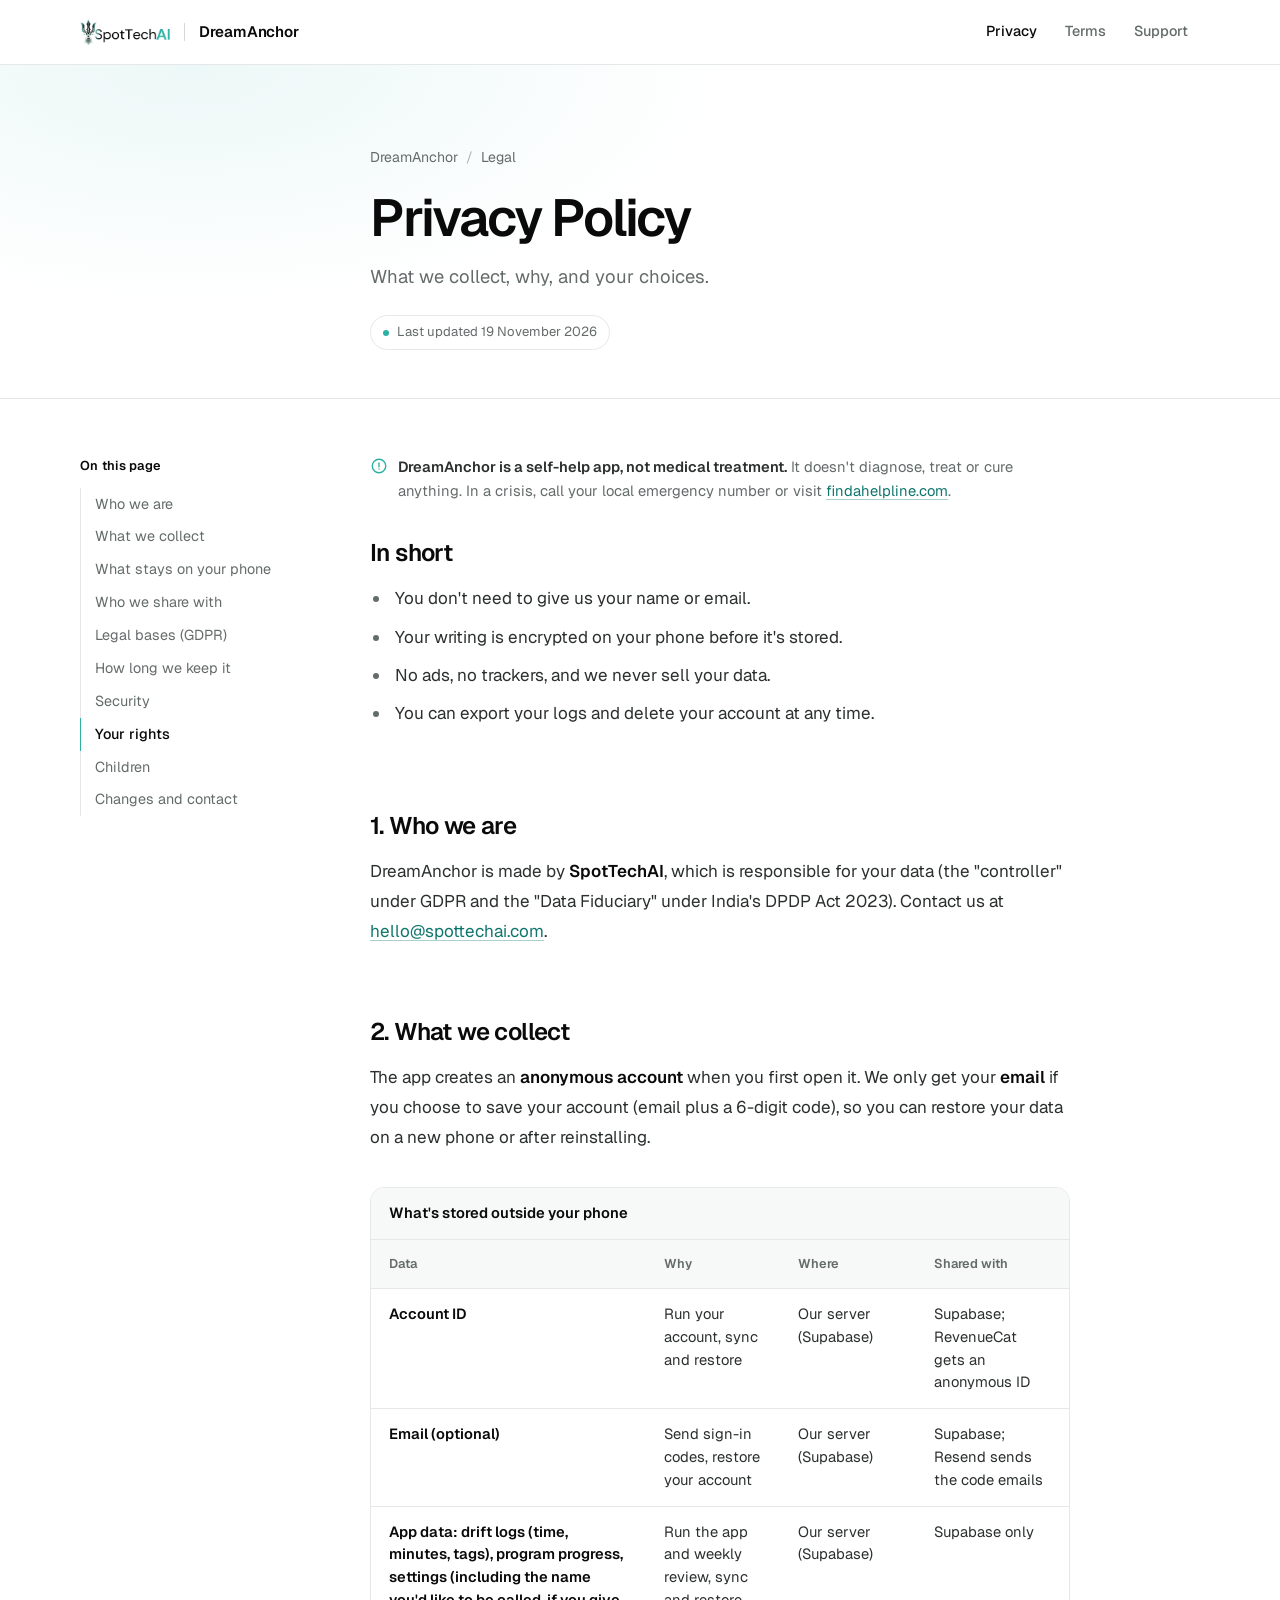
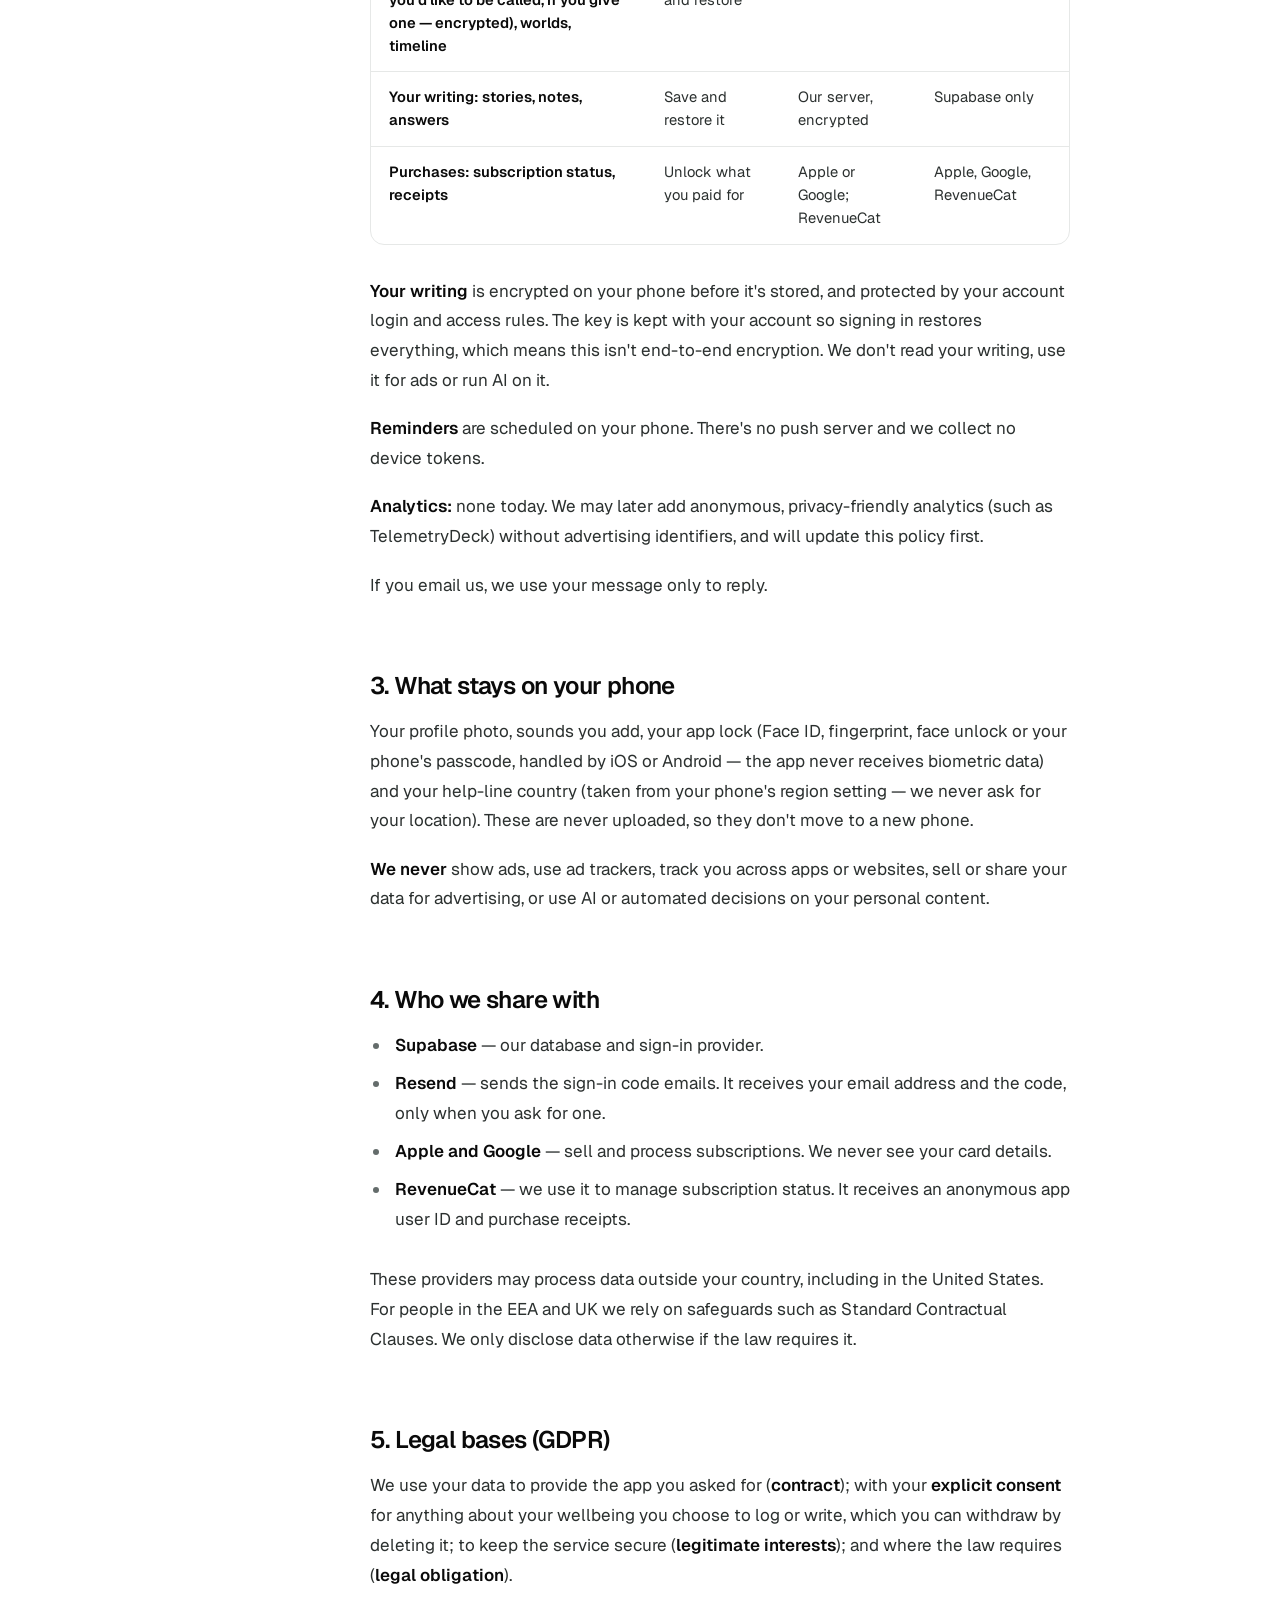
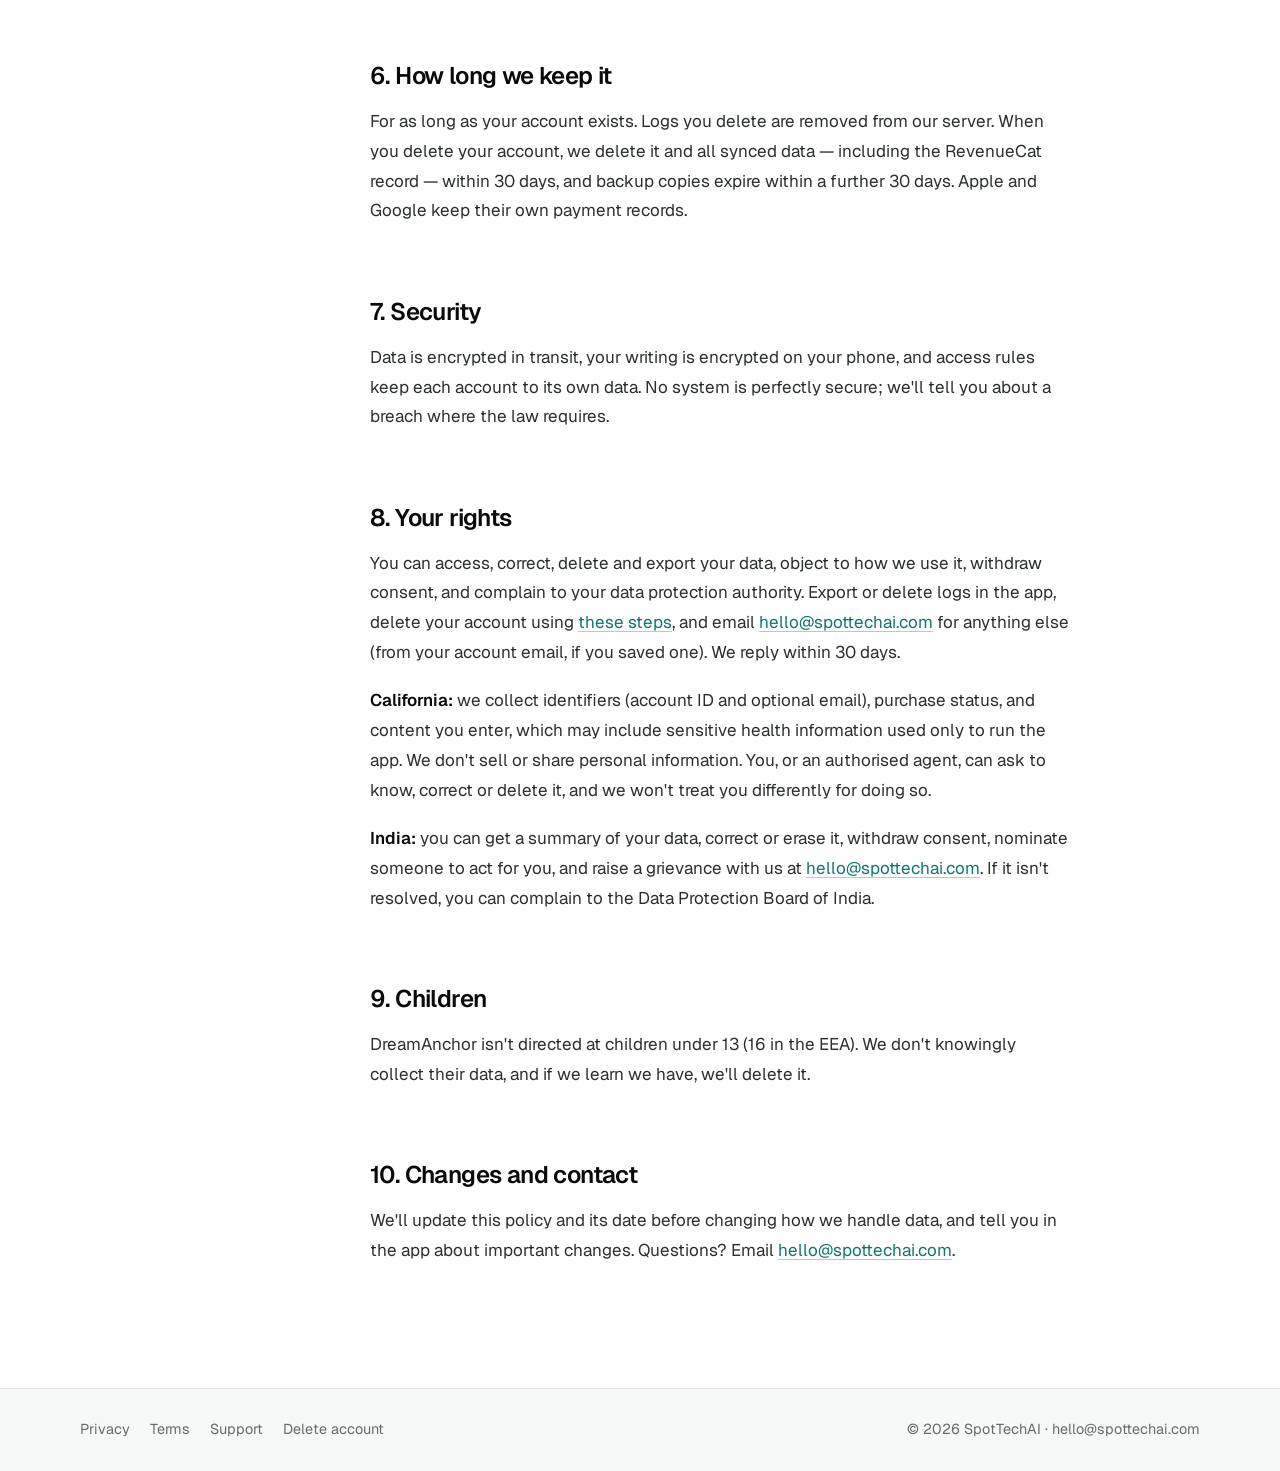
<file: DreamAnchor/privacy/index.html>
<!DOCTYPE html>
<!-- DRAFT: needs legal review before launch. See DreamAnchor/README.md for open assumptions. -->
<html lang="en">
<head>
  <meta charset="utf-8">
  <meta name="viewport" content="width=device-width, initial-scale=1">
  <title>Privacy Policy — DreamAnchor by SpotTechAI</title>
  <meta name="description" content="How DreamAnchor collects, uses and protects your data, and your choices. No ads, no tracking, no selling of data.">
  <meta name="color-scheme" content="light dark">
  <meta name="theme-color" content="#ffffff" media="(prefers-color-scheme: light)">
  <meta name="theme-color" content="#0a0a0a" media="(prefers-color-scheme: dark)">
  <link rel="canonical" href="https://spottechai.com/DreamAnchor/privacy/">
  <link rel="icon" type="image/png" href="../../assets/img/favicon.png">
  <link rel="apple-touch-icon" href="../../assets/img/apple-touch-icon.png">
  <link rel="preconnect" href="https://fonts.googleapis.com">
  <link rel="preconnect" href="https://fonts.gstatic.com" crossorigin>
  <link href="https://fonts.googleapis.com/css2?family=Geist:wght@300..700&amp;family=Geist+Mono:wght@400;500&amp;display=swap" rel="stylesheet">
  <link rel="stylesheet" href="../../assets/css/styles.css">
  <link rel="stylesheet" href="../assets/site.css">
</head>
<body class="da da-doc">
  <a class="skip-link" href="#main">Skip to content</a>

  <header class="da-header">
    <div class="da-bar">
      <a class="da-brand" href="../../">
        <picture>
          <source srcset="../../assets/img/logo-white.png" media="(prefers-color-scheme: dark)">
          <img src="../../assets/img/logo.png" alt="SpotTechAI" width="91" height="26">
        </picture>
      </a>
      <span class="da-sep" aria-hidden="true"></span>
      <a class="da-app" href="../">DreamAnchor</a>
      <nav class="da-nav" aria-label="DreamAnchor">
        <a href="../privacy/" aria-current="page">Privacy</a>
        <a href="../terms/">Terms</a>
        <a href="../support/">Support</a>
      </nav>
    </div>
  </header>

  <section class="da-hero">
    <div class="da-wrap">
      <nav class="da-crumbs" aria-label="Breadcrumb"><a href="../">DreamAnchor</a><span class="sl" aria-hidden="true">/</span><span>Legal</span></nav>
      <h1>Privacy Policy</h1>
      <p class="da-lead">What we collect, why, and your choices.</p>
      <ul class="da-meta"><li>Last updated 19 November 2026</li></ul>
    </div>
  </section>

  <main id="main" class="da-main">
    <div class="da-wrap">
      <p class="da-note"><svg viewBox="0 0 24 24" aria-hidden="true"><circle cx="12" cy="12" r="9"/><path d="M12 8v5M12 16h.01"/></svg><span><strong>DreamAnchor is a self-help app, not medical treatment.</strong> It doesn't diagnose, treat or cure anything. In a crisis, call your local emergency number or visit <a href="https://findahelpline.com">findahelpline.com</a>.</span></p>

      <h2 class="da-first" id="summary">In short</h2>
      <ul>
        <li>You don't need to give us your name or email.</li>
        <li>Your writing is encrypted on your phone before it's stored.</li>
        <li>No ads, no trackers, and we never sell your data.</li>
        <li>You can export your logs and delete your account at any time.</li>
      </ul>

      <nav class="da-toc" aria-label="On this page">
        <p class="da-toc-title">On this page</p>
        <ol>
          <li><a href="#who-we-are">Who we are</a></li>
          <li><a href="#what-we-collect">What we collect</a></li>
          <li><a href="#on-your-phone">What stays on your phone</a></li>
          <li><a href="#sharing">Who we share with</a></li>
          <li><a href="#legal-bases">Legal bases (GDPR)</a></li>
          <li><a href="#retention">How long we keep it</a></li>
          <li><a href="#security">Security</a></li>
          <li><a href="#your-rights">Your rights</a></li>
          <li><a href="#children">Children</a></li>
          <li><a href="#changes">Changes and contact</a></li>
        </ol>
      </nav>

      <h2 id="who-we-are">1. Who we are</h2>
      <p>DreamAnchor is made by <strong>SpotTechAI</strong>, which is responsible for your data (the "controller" under GDPR and the "Data Fiduciary" under India's DPDP Act 2023). Contact us at <a href="mailto:hello@spottechai.com">hello@spottechai.com</a>.</p>

      <h2 id="what-we-collect">2. What we collect</h2>
      <p>The app creates an <strong>anonymous account</strong> when you first open it. We only get your <strong>email</strong> if you choose to save your account (email plus a 6-digit code), so you can restore your data on a new phone or after reinstalling.</p>
      <div class="da-table-wrap"><table class="da-table">
        <caption>What's stored outside your phone</caption>
        <thead><tr><th scope="col">Data</th><th scope="col">Why</th><th scope="col">Where</th><th scope="col">Shared with</th></tr></thead>
        <tbody>
          <tr><td data-label="Data">Account ID</td><td data-label="Why">Run your account, sync and restore</td><td data-label="Where">Our server (Supabase)</td><td data-label="Shared with">Supabase; RevenueCat gets an anonymous ID</td></tr>
          <tr><td data-label="Data">Email (optional)</td><td data-label="Why">Send sign-in codes, restore your account</td><td data-label="Where">Our server (Supabase)</td><td data-label="Shared with">Supabase; Resend sends the code emails</td></tr>
          <tr><td data-label="Data">App data: drift logs (time, minutes, tags), program progress, settings (including the name you'd like to be called, if you give one — encrypted), worlds, timeline</td><td data-label="Why">Run the app and weekly review, sync and restore</td><td data-label="Where">Our server (Supabase)</td><td data-label="Shared with">Supabase only</td></tr>
          <tr><td data-label="Data">Your writing: stories, notes, answers</td><td data-label="Why">Save and restore it</td><td data-label="Where">Our server, encrypted</td><td data-label="Shared with">Supabase only</td></tr>
          <tr><td data-label="Data">Purchases: subscription status, receipts</td><td data-label="Why">Unlock what you paid for</td><td data-label="Where">Apple or Google; RevenueCat</td><td data-label="Shared with">Apple, Google, RevenueCat</td></tr>
        </tbody>
      </table></div>
      <p><strong>Your writing</strong> is encrypted on your phone before it's stored, and protected by your account login and access rules. The key is kept with your account so signing in restores everything, which means this isn't end-to-end encryption. We don't read your writing, use it for ads or run AI on it.</p>
      <p><strong>Reminders</strong> are scheduled on your phone. There's no push server and we collect no device tokens.</p>
      <p><strong>Analytics:</strong> none today. We may later add anonymous, privacy-friendly analytics (such as TelemetryDeck) without advertising identifiers, and will update this policy first.</p>
      <p>If you email us, we use your message only to reply.</p>

      <h2 id="on-your-phone">3. What stays on your phone</h2>
      <p>Your profile photo, sounds you add, your app lock (Face ID, fingerprint, face unlock or your phone's passcode, handled by iOS or Android — the app never receives biometric data) and your help-line country (taken from your phone's region setting — we never ask for your location). These are never uploaded, so they don't move to a new phone.</p>
      <p><strong>We never</strong> show ads, use ad trackers, track you across apps or websites, sell or share your data for advertising, or use AI or automated decisions on your personal content.</p>

      <h2 id="sharing">4. Who we share with</h2>
      <ul>
        <li><strong>Supabase</strong> — our database and sign-in provider.</li>
        <li><strong>Resend</strong> — sends the sign-in code emails. It receives your email address and the code, only when you ask for one.</li>
        <li><strong>Apple and Google</strong> — sell and process subscriptions. We never see your card details.</li>
        <li><strong>RevenueCat</strong> — we use it to manage subscription status. It receives an anonymous app user ID and purchase receipts.</li>
      </ul>
      <p>These providers may process data outside your country, including in the United States. For people in the EEA and UK we rely on safeguards such as Standard Contractual Clauses. We only disclose data otherwise if the law requires it.</p>

      <h2 id="legal-bases">5. Legal bases (GDPR)</h2>
      <p>We use your data to provide the app you asked for (<strong>contract</strong>); with your <strong>explicit consent</strong> for anything about your wellbeing you choose to log or write, which you can withdraw by deleting it; to keep the service secure (<strong>legitimate interests</strong>); and where the law requires (<strong>legal obligation</strong>).</p>

      <h2 id="retention">6. How long we keep it</h2>
      <p>For as long as your account exists. Logs you delete are removed from our server. When you delete your account, we delete it and all synced data — including the RevenueCat record — within 30 days, and backup copies expire within a further 30 days. Apple and Google keep their own payment records.</p>

      <h2 id="security">7. Security</h2>
      <p>Data is encrypted in transit, your writing is encrypted on your phone, and access rules keep each account to its own data. No system is perfectly secure; we'll tell you about a breach where the law requires.</p>

      <h2 id="your-rights">8. Your rights</h2>
      <p>You can access, correct, delete and export your data, object to how we use it, withdraw consent, and complain to your data protection authority. Export or delete logs in the app, delete your account using <a href="../delete-account/">these steps</a>, and email <a href="mailto:hello@spottechai.com">hello@spottechai.com</a> for anything else (from your account email, if you saved one). We reply within 30 days.</p>
      <p><strong>California:</strong> we collect identifiers (account ID and optional email), purchase status, and content you enter, which may include sensitive health information used only to run the app. We don't sell or share personal information. You, or an authorised agent, can ask to know, correct or delete it, and we won't treat you differently for doing so.</p>
      <p><strong>India:</strong> you can get a summary of your data, correct or erase it, withdraw consent, nominate someone to act for you, and raise a grievance with us at <a href="mailto:hello@spottechai.com">hello@spottechai.com</a>. If it isn't resolved, you can complain to the Data Protection Board of India.</p>

      <h2 id="children">9. Children</h2>
      <p>DreamAnchor isn't directed at children under 13 (16 in the EEA). We don't knowingly collect their data, and if we learn we have, we'll delete it.</p>

      <h2 id="changes">10. Changes and contact</h2>
      <p>We'll update this policy and its date before changing how we handle data, and tell you in the app about important changes. Questions? Email <a href="mailto:hello@spottechai.com">hello@spottechai.com</a>.</p>
    </div>
  </main>

  <footer class="da-footer">
    <div class="da-bar da-foot">
      <nav class="da-foot-links" aria-label="DreamAnchor pages">
        <a href="../privacy/">Privacy</a>
        <a href="../terms/">Terms</a>
        <a href="../support/">Support</a>
        <a href="../delete-account/">Delete account</a>
      </nav>
      <p>© 2026 SpotTechAI · <a href="mailto:hello@spottechai.com">hello@spottechai.com</a></p>
    </div>
  </footer>
  <script src="../assets/toc.js" defer></script>
</body>
</html>
</file>
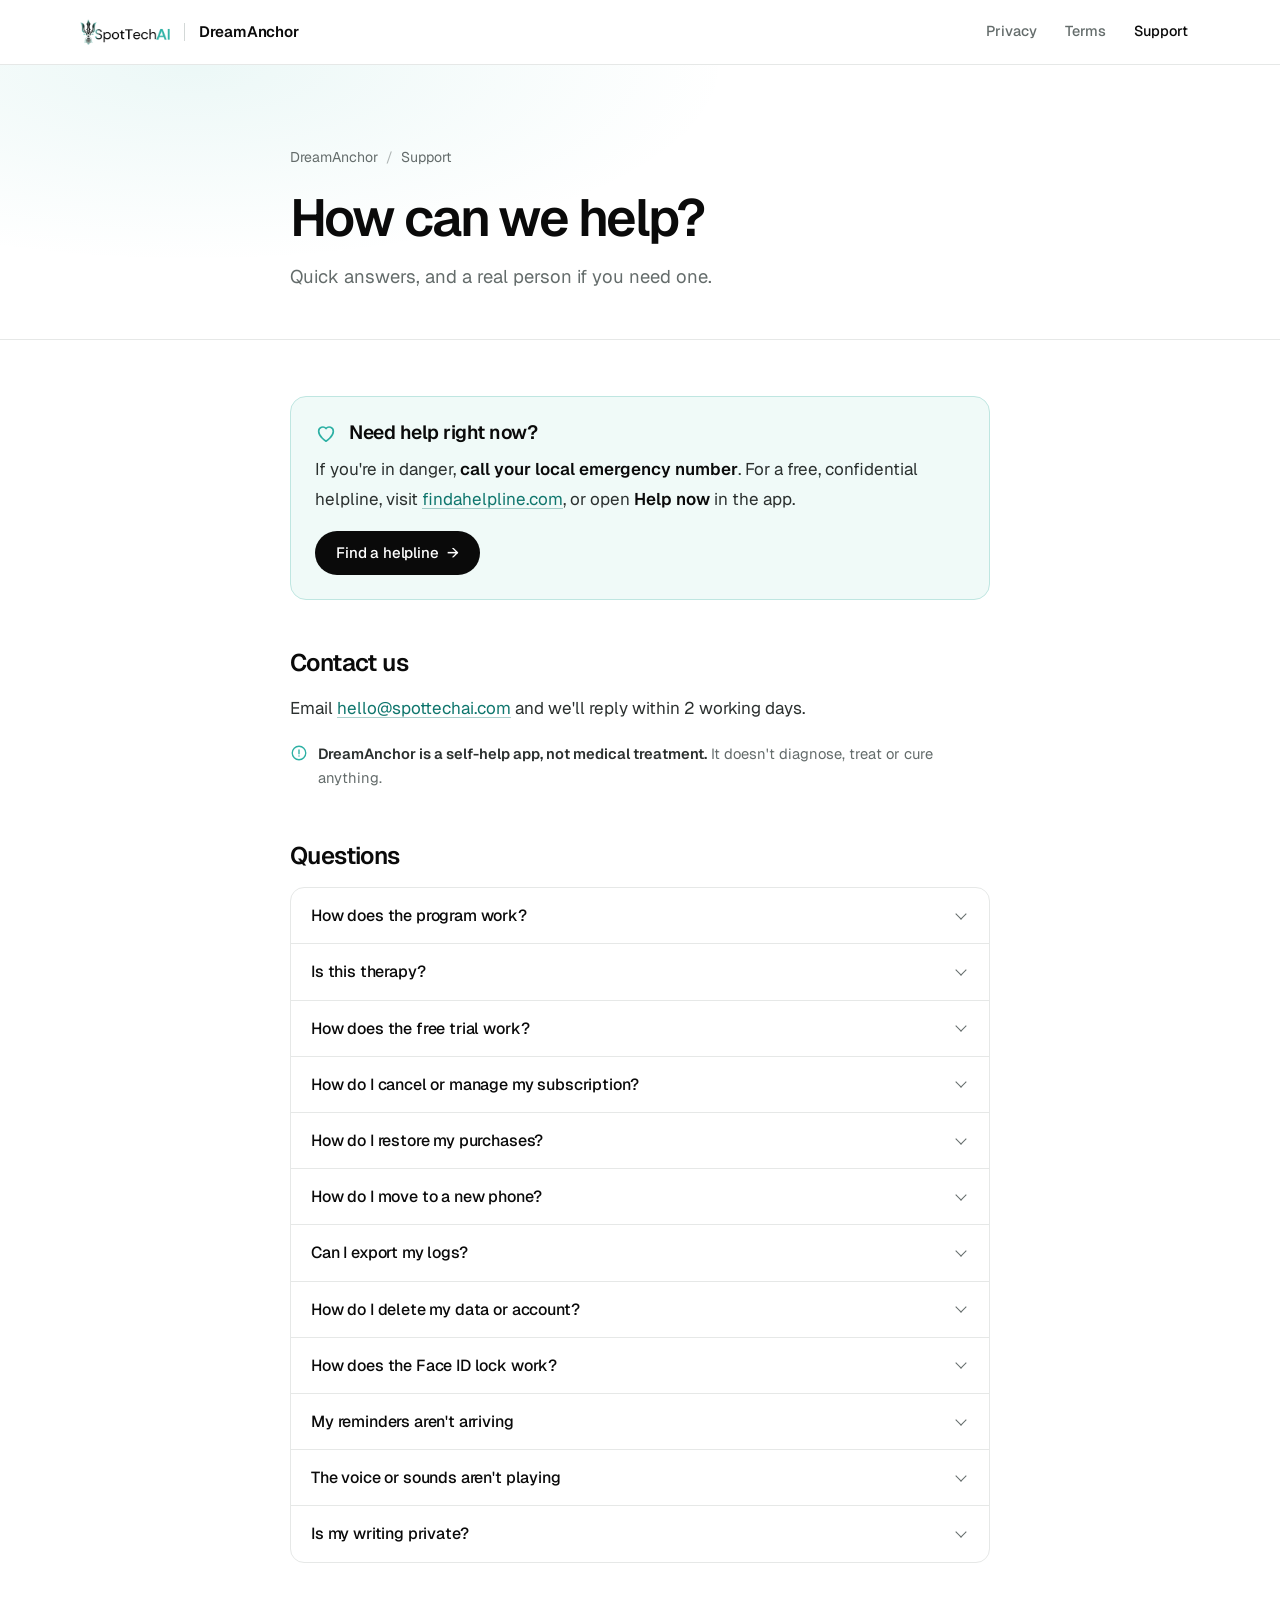
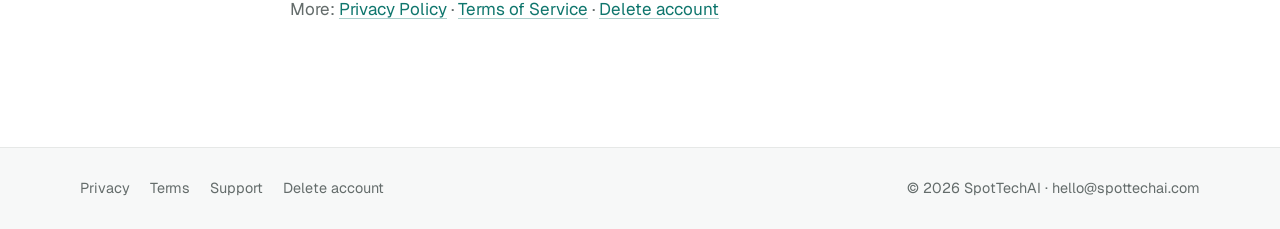
<file: DreamAnchor/support/index.html>
<!DOCTYPE html>
<!-- DRAFT: needs legal review before launch. See DreamAnchor/README.md for open assumptions. -->
<html lang="en">
<head>
  <meta charset="utf-8">
  <meta name="viewport" content="width=device-width, initial-scale=1">
  <title>Support — DreamAnchor by SpotTechAI</title>
  <meta name="description" content="Get help with DreamAnchor: the program, subscriptions, restoring purchases, moving phones, exporting logs, privacy and deleting your account.">
  <meta name="color-scheme" content="light dark">
  <meta name="theme-color" content="#ffffff" media="(prefers-color-scheme: light)">
  <meta name="theme-color" content="#0a0a0a" media="(prefers-color-scheme: dark)">
  <link rel="canonical" href="https://spottechai.com/DreamAnchor/support/">
  <link rel="icon" type="image/png" href="../../assets/img/favicon.png">
  <link rel="apple-touch-icon" href="../../assets/img/apple-touch-icon.png">
  <link rel="preconnect" href="https://fonts.googleapis.com">
  <link rel="preconnect" href="https://fonts.gstatic.com" crossorigin>
  <link href="https://fonts.googleapis.com/css2?family=Geist:wght@300..700&amp;family=Geist+Mono:wght@400;500&amp;display=swap" rel="stylesheet">
  <link rel="stylesheet" href="../../assets/css/styles.css">
  <link rel="stylesheet" href="../assets/site.css">
</head>
<body class="da">
  <a class="skip-link" href="#main">Skip to content</a>

  <header class="da-header">
    <div class="da-bar">
      <a class="da-brand" href="../../">
        <picture>
          <source srcset="../../assets/img/logo-white.png" media="(prefers-color-scheme: dark)">
          <img src="../../assets/img/logo.png" alt="SpotTechAI" width="91" height="26">
        </picture>
      </a>
      <span class="da-sep" aria-hidden="true"></span>
      <a class="da-app" href="../">DreamAnchor</a>
      <nav class="da-nav" aria-label="DreamAnchor">
        <a href="../privacy/">Privacy</a>
        <a href="../terms/">Terms</a>
        <a href="../support/" aria-current="page">Support</a>
      </nav>
    </div>
  </header>

  <section class="da-hero">
    <div class="da-wrap">
      <nav class="da-crumbs" aria-label="Breadcrumb"><a href="../">DreamAnchor</a><span class="sl" aria-hidden="true">/</span><span>Support</span></nav>
      <h1>How can we help?</h1>
      <p class="da-lead">Quick answers, and a real person if you need one.</p>
    </div>
  </section>

  <main id="main" class="da-main">
    <div class="da-wrap">
      <section class="da-help" aria-labelledby="help-now">
        <div class="da-help-head">
          <svg viewBox="0 0 24 24" aria-hidden="true"><path d="M12 21s-8-5-8-11a4.5 4.5 0 0 1 8-2.8A4.5 4.5 0 0 1 20 10c0 6-8 11-8 11Z"/></svg>
          <h2 id="help-now">Need help right now?</h2>
        </div>
        <p>If you're in danger, <strong>call your local emergency number</strong>. For a free, confidential helpline, visit <a href="https://findahelpline.com">findahelpline.com</a>, or open <strong>Help now</strong> in the app.</p>
        <div class="da-actions">
          <a class="da-btn da-btn-primary" href="https://findahelpline.com">Find a helpline <span class="arrow" aria-hidden="true">→</span></a>
        </div>
      </section>

      <h2 class="da-first" id="contact">Contact us</h2>
      <p>Email <a href="mailto:hello@spottechai.com">hello@spottechai.com</a> and we'll reply within 2 working days.</p>
      <p class="da-note"><svg viewBox="0 0 24 24" aria-hidden="true"><circle cx="12" cy="12" r="9"/><path d="M12 8v5M12 16h.01"/></svg><span><strong>DreamAnchor is a self-help app, not medical treatment.</strong> It doesn't diagnose, treat or cure anything.</span></p>

      <h2 id="faq">Questions</h2>
      <div class="faq">
        <details id="program">
          <summary>How does the program work?</summary>
          <div class="faq-body"><p>An 8-week guided program, inspired by published research with original content, helps you notice drifting and take back your time — control, not quit. You also get drift logging, a nightly daydream window, story worlds, focus games, breathing practices, ambient sounds and a weekly review.</p></div>
        </details>
        <details id="therapy">
          <summary>Is this therapy?</summary>
          <div class="faq-body"><p>No. DreamAnchor is a self-help tool, not therapy or medical treatment. If daydreaming is seriously affecting your life, please talk to a professional.</p></div>
        </details>
        <details id="trial">
          <summary>How does the free trial work?</summary>
          <div class="faq-body"><p>The yearly plan has a 7-day free trial. Cancel at least 24 hours before it ends and you won't be charged; otherwise it becomes a paid yearly subscription.</p></div>
        </details>
        <details id="cancel">
          <summary>How do I cancel or manage my subscription?</summary>
          <div class="faq-body"><p>On iPhone: Settings → your name → Subscriptions. On Android: Play Store → Payments &amp; subscriptions → Subscriptions. Deleting the app doesn't cancel it. Refunds are handled by Apple or Google.</p></div>
        </details>
        <details id="restore">
          <summary>How do I restore my purchases?</summary>
          <div class="faq-body"><p>Sign in to the same Apple ID or Google account you bought with, then tap <strong>Restore purchases</strong> on the app's subscription screen.</p></div>
        </details>
        <details id="new-phone">
          <summary>How do I move to a new phone?</summary>
          <div class="faq-body"><p>First, save your account with your email on your old phone. Then sign in with that email on the new one. Your profile photo, added sounds, Face ID lock and reminders stay on the old phone.</p></div>
        </details>
        <details id="export">
          <summary>Can I export my logs?</summary>
          <div class="faq-body"><p>Yes. You can export your drift logs as a CSV file from inside the app.</p></div>
        </details>
        <details id="delete">
          <summary>How do I delete my data or account?</summary>
          <div class="faq-body"><p>Delete single logs in the app. To delete your whole account, see <a href="../delete-account/">Delete your account</a>. Cancel your subscription separately.</p></div>
        </details>
        <details id="face-id">
          <summary>How does the Face ID lock work?</summary>
          <div class="faq-body"><p>The lock is handled by iOS, so the app never sees your face data. If Face ID fails, use your passcode. If it isn't offered, check Settings → Face ID &amp; Passcode.</p></div>
        </details>
        <details id="reminders">
          <summary>My reminders aren't arriving</summary>
          <div class="faq-body"><p>Check Settings → Notifications → DreamAnchor, and that a Focus mode isn't silencing them. After reinstalling, open the app so it can set them up again.</p></div>
        </details>
        <details id="sound">
          <summary>The voice or sounds aren't playing</summary>
          <div class="faq-body"><p>Check your phone isn't on silent, turn the volume up, and check any Bluetooth headphones. Sounds you added stay on the phone you added them on.</p></div>
        </details>
        <details id="private">
          <summary>Is my writing private?</summary>
          <div class="faq-body"><p>Your writing is encrypted on your phone before it's stored, and protected by your account login and access rules. We don't read it, use it for ads or run AI on it. See the <a href="../privacy/">Privacy Policy</a>.</p></div>
        </details>
      </div>
      <p class="da-muted">More: <a href="../privacy/">Privacy Policy</a> · <a href="../terms/">Terms of Service</a> · <a href="../delete-account/">Delete account</a></p>
    </div>
  </main>

  <footer class="da-footer">
    <div class="da-bar da-foot">
      <nav class="da-foot-links" aria-label="DreamAnchor pages">
        <a href="../privacy/">Privacy</a>
        <a href="../terms/">Terms</a>
        <a href="../support/">Support</a>
        <a href="../delete-account/">Delete account</a>
      </nav>
      <p>© 2026 SpotTechAI · <a href="mailto:hello@spottechai.com">hello@spottechai.com</a></p>
    </div>
  </footer>
</body>
</html>
</file>
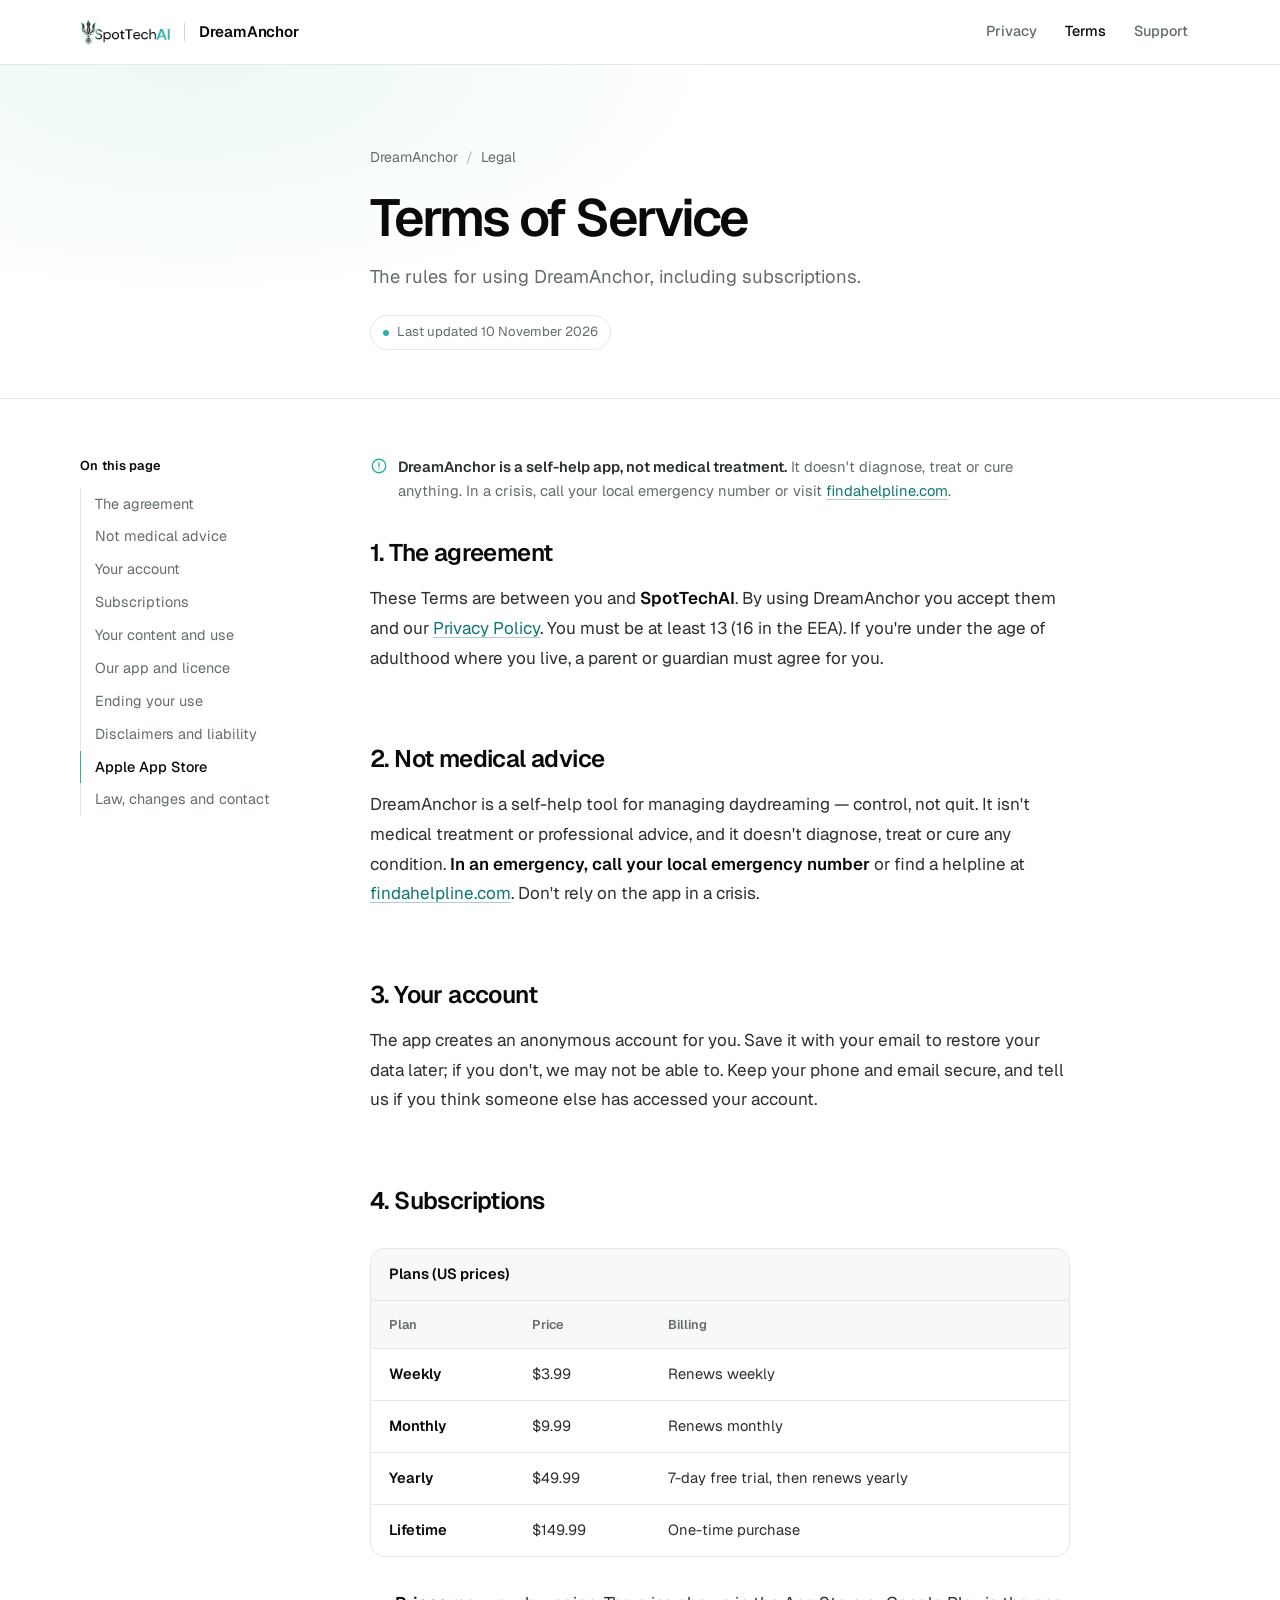
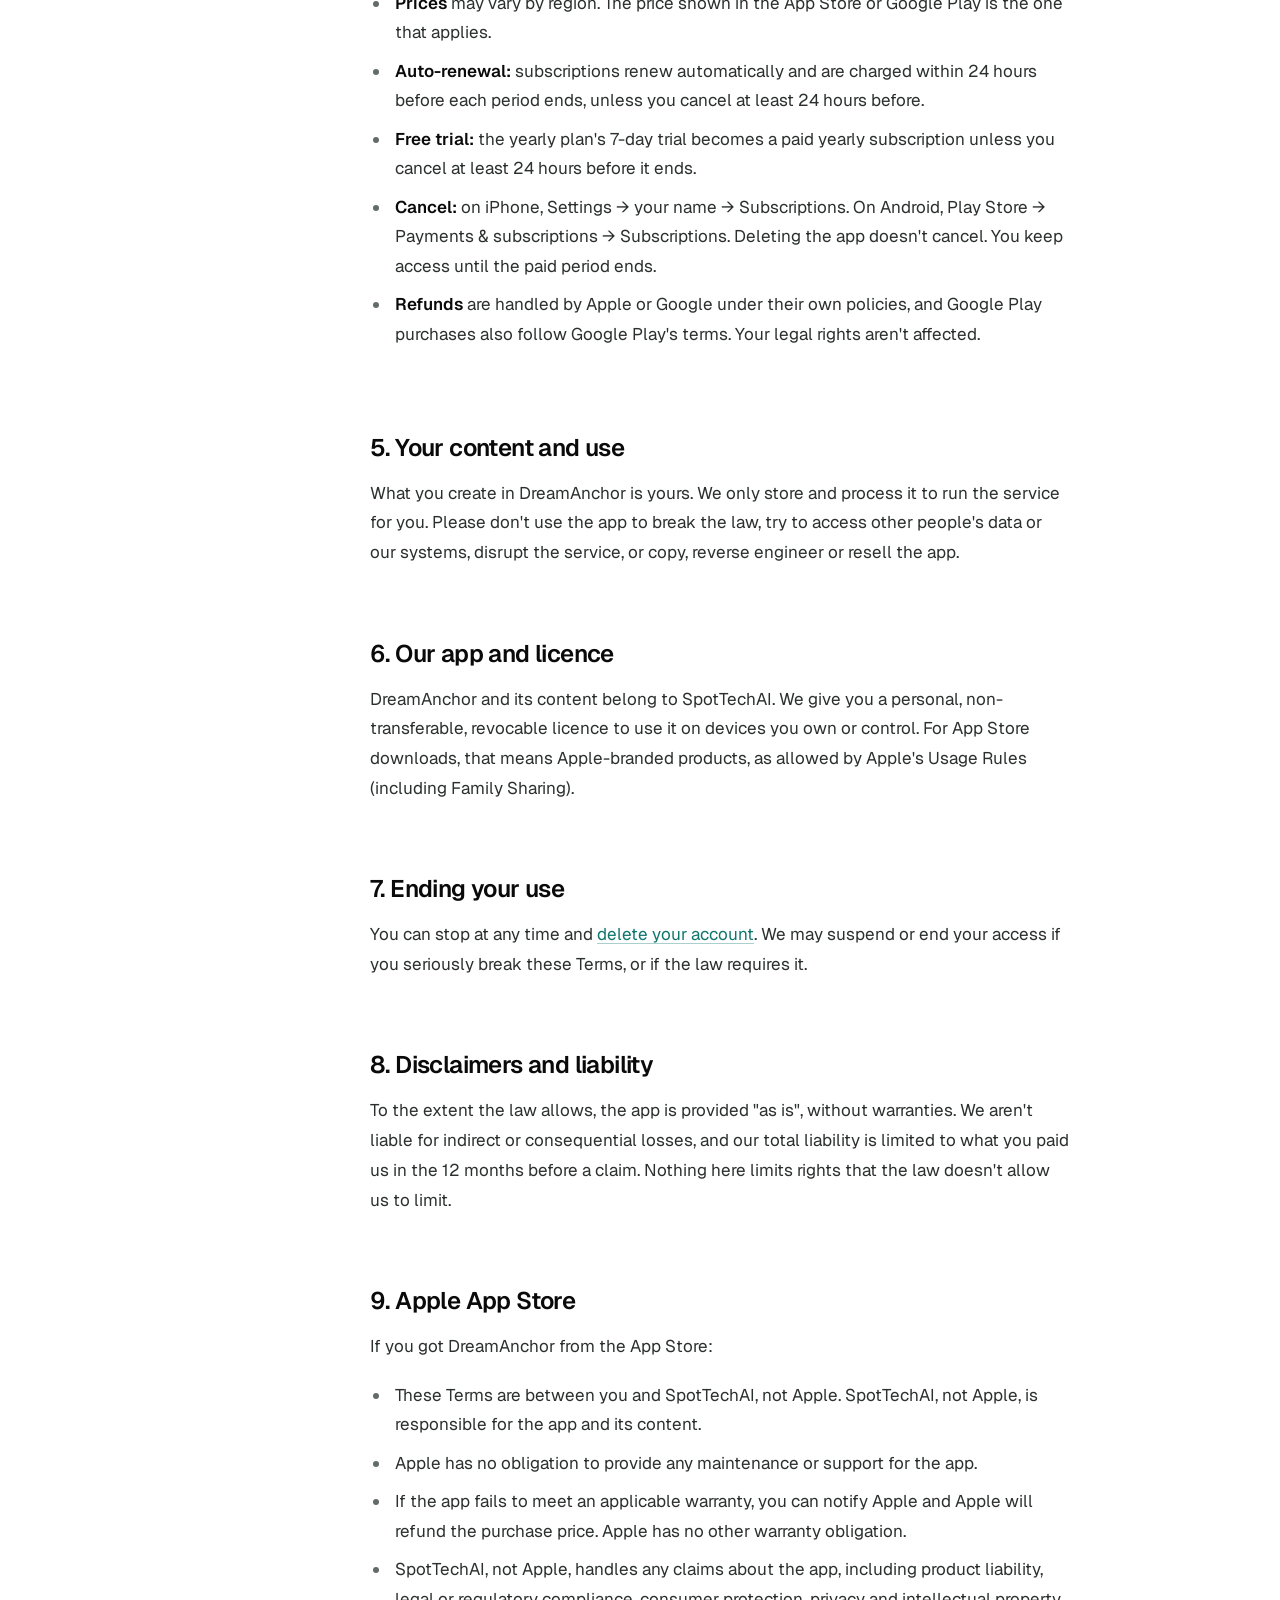
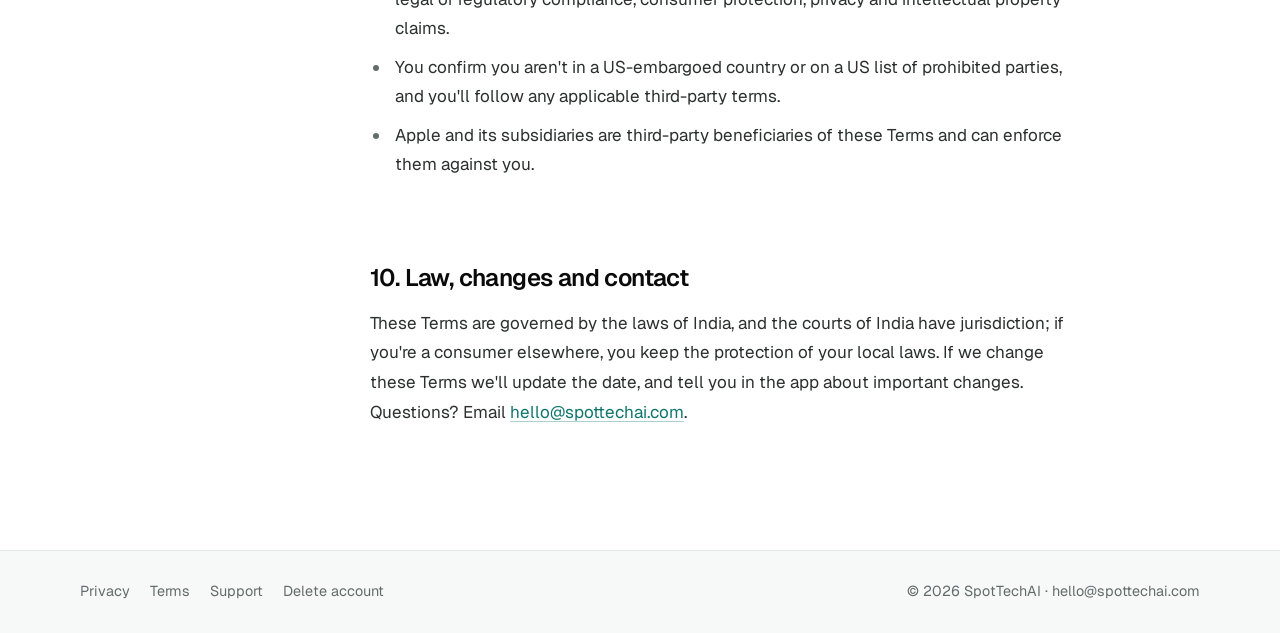
<file: DreamAnchor/terms/index.html>
<!DOCTYPE html>
<!-- DRAFT: needs legal review before launch. See DreamAnchor/README.md for open assumptions. -->
<html lang="en">
<head>
  <meta charset="utf-8">
  <meta name="viewport" content="width=device-width, initial-scale=1">
  <title>Terms of Service — DreamAnchor by SpotTechAI</title>
  <meta name="description" content="The Terms of Service and licence agreement for DreamAnchor, including subscriptions, the free trial and cancellation.">
  <meta name="color-scheme" content="light dark">
  <meta name="theme-color" content="#ffffff" media="(prefers-color-scheme: light)">
  <meta name="theme-color" content="#0a0a0a" media="(prefers-color-scheme: dark)">
  <link rel="canonical" href="https://spottechai.com/DreamAnchor/terms/">
  <link rel="icon" type="image/png" href="../../assets/img/favicon.png">
  <link rel="apple-touch-icon" href="../../assets/img/apple-touch-icon.png">
  <link rel="preconnect" href="https://fonts.googleapis.com">
  <link rel="preconnect" href="https://fonts.gstatic.com" crossorigin>
  <link href="https://fonts.googleapis.com/css2?family=Geist:wght@300..700&amp;family=Geist+Mono:wght@400;500&amp;display=swap" rel="stylesheet">
  <link rel="stylesheet" href="../../assets/css/styles.css">
  <link rel="stylesheet" href="../assets/site.css">
</head>
<body class="da da-doc">
  <a class="skip-link" href="#main">Skip to content</a>

  <header class="da-header">
    <div class="da-bar">
      <a class="da-brand" href="../../">
        <picture>
          <source srcset="../../assets/img/logo-white.png" media="(prefers-color-scheme: dark)">
          <img src="../../assets/img/logo.png" alt="SpotTechAI" width="91" height="26">
        </picture>
      </a>
      <span class="da-sep" aria-hidden="true"></span>
      <a class="da-app" href="../">DreamAnchor</a>
      <nav class="da-nav" aria-label="DreamAnchor">
        <a href="../privacy/">Privacy</a>
        <a href="../terms/" aria-current="page">Terms</a>
        <a href="../support/">Support</a>
      </nav>
    </div>
  </header>

  <section class="da-hero">
    <div class="da-wrap">
      <nav class="da-crumbs" aria-label="Breadcrumb"><a href="../">DreamAnchor</a><span class="sl" aria-hidden="true">/</span><span>Legal</span></nav>
      <h1>Terms of Service</h1>
      <p class="da-lead">The rules for using DreamAnchor, including subscriptions.</p>
      <ul class="da-meta"><li>Last updated 10 November 2026</li></ul>
    </div>
  </section>

  <main id="main" class="da-main">
    <div class="da-wrap">
      <p class="da-note"><svg viewBox="0 0 24 24" aria-hidden="true"><circle cx="12" cy="12" r="9"/><path d="M12 8v5M12 16h.01"/></svg><span><strong>DreamAnchor is a self-help app, not medical treatment.</strong> It doesn't diagnose, treat or cure anything. In a crisis, call your local emergency number or visit <a href="https://findahelpline.com">findahelpline.com</a>.</span></p>

      <nav class="da-toc" aria-label="On this page">
        <p class="da-toc-title">On this page</p>
        <ol>
          <li><a href="#agreement">The agreement</a></li>
          <li><a href="#not-medical">Not medical advice</a></li>
          <li><a href="#account">Your account</a></li>
          <li><a href="#subscriptions">Subscriptions</a></li>
          <li><a href="#content">Your content and use</a></li>
          <li><a href="#licence">Our app and licence</a></li>
          <li><a href="#termination">Ending your use</a></li>
          <li><a href="#liability">Disclaimers and liability</a></li>
          <li><a href="#apple">Apple App Store</a></li>
          <li><a href="#law">Law, changes and contact</a></li>
        </ol>
      </nav>

      <h2 class="da-first" id="agreement">1. The agreement</h2>
      <p>These Terms are between you and <strong>SpotTechAI</strong>. By using DreamAnchor you accept them and our <a href="../privacy/">Privacy Policy</a>. You must be at least 13 (16 in the EEA). If you're under the age of adulthood where you live, a parent or guardian must agree for you.</p>

      <h2 id="not-medical">2. Not medical advice</h2>
      <p>DreamAnchor is a self-help tool for managing daydreaming — control, not quit. It isn't medical treatment or professional advice, and it doesn't diagnose, treat or cure any condition. <strong>In an emergency, call your local emergency number</strong> or find a helpline at <a href="https://findahelpline.com">findahelpline.com</a>. Don't rely on the app in a crisis.</p>

      <h2 id="account">3. Your account</h2>
      <p>The app creates an anonymous account for you. Save it with your email to restore your data later; if you don't, we may not be able to. Keep your phone and email secure, and tell us if you think someone else has accessed your account.</p>

      <h2 id="subscriptions">4. Subscriptions</h2>
      <div class="da-table-wrap"><table class="da-table">
        <caption>Plans (US prices)</caption>
        <thead><tr><th scope="col">Plan</th><th scope="col">Price</th><th scope="col">Billing</th></tr></thead>
        <tbody>
          <tr><td data-label="Plan">Weekly</td><td data-label="Price">$3.99</td><td data-label="Billing">Renews weekly</td></tr>
          <tr><td data-label="Plan">Monthly</td><td data-label="Price">$9.99</td><td data-label="Billing">Renews monthly</td></tr>
          <tr><td data-label="Plan">Yearly</td><td data-label="Price">$49.99</td><td data-label="Billing">7-day free trial, then renews yearly</td></tr>
          <tr><td data-label="Plan">Lifetime</td><td data-label="Price">$149.99</td><td data-label="Billing">One-time purchase</td></tr>
        </tbody>
      </table></div>
      <ul>
        <li><strong>Prices</strong> may vary by region. The price shown in the App Store or Google Play is the one that applies.</li>
        <li><strong>Auto-renewal:</strong> subscriptions renew automatically and are charged within 24 hours before each period ends, unless you cancel at least 24 hours before.</li>
        <li><strong>Free trial:</strong> the yearly plan's 7-day trial becomes a paid yearly subscription unless you cancel at least 24 hours before it ends.</li>
        <li><strong>Cancel:</strong> on iPhone, Settings → your name → Subscriptions. On Android, Play Store → Payments &amp; subscriptions → Subscriptions. Deleting the app doesn't cancel. You keep access until the paid period ends.</li>
        <li><strong>Refunds</strong> are handled by Apple or Google under their own policies, and Google Play purchases also follow Google Play's terms. Your legal rights aren't affected.</li>
      </ul>

      <h2 id="content">5. Your content and use</h2>
      <p>What you create in DreamAnchor is yours. We only store and process it to run the service for you. Please don't use the app to break the law, try to access other people's data or our systems, disrupt the service, or copy, reverse engineer or resell the app.</p>

      <h2 id="licence">6. Our app and licence</h2>
      <p>DreamAnchor and its content belong to SpotTechAI. We give you a personal, non-transferable, revocable licence to use it on devices you own or control. For App Store downloads, that means Apple-branded products, as allowed by Apple's Usage Rules (including Family Sharing).</p>

      <h2 id="termination">7. Ending your use</h2>
      <p>You can stop at any time and <a href="../delete-account/">delete your account</a>. We may suspend or end your access if you seriously break these Terms, or if the law requires it.</p>

      <h2 id="liability">8. Disclaimers and liability</h2>
      <p>To the extent the law allows, the app is provided "as is", without warranties. We aren't liable for indirect or consequential losses, and our total liability is limited to what you paid us in the 12 months before a claim. Nothing here limits rights that the law doesn't allow us to limit.</p>

      <h2 id="apple">9. Apple App Store</h2>
      <p>If you got DreamAnchor from the App Store:</p>
      <ul>
        <li>These Terms are between you and SpotTechAI, not Apple. SpotTechAI, not Apple, is responsible for the app and its content.</li>
        <li>Apple has no obligation to provide any maintenance or support for the app.</li>
        <li>If the app fails to meet an applicable warranty, you can notify Apple and Apple will refund the purchase price. Apple has no other warranty obligation.</li>
        <li>SpotTechAI, not Apple, handles any claims about the app, including product liability, legal or regulatory compliance, consumer protection, privacy and intellectual property claims.</li>
        <li>You confirm you aren't in a US-embargoed country or on a US list of prohibited parties, and you'll follow any applicable third-party terms.</li>
        <li>Apple and its subsidiaries are third-party beneficiaries of these Terms and can enforce them against you.</li>
      </ul>
      <!-- TODO before launch: Apple's EULA requirements ask for the developer's name and ADDRESS. Add SpotTechAI's postal address. -->

      <h2 id="law">10. Law, changes and contact</h2>
      <p>These Terms are governed by the laws of India, and the courts of India have jurisdiction; if you're a consumer elsewhere, you keep the protection of your local laws. If we change these Terms we'll update the date, and tell you in the app about important changes. Questions? Email <a href="mailto:hello@spottechai.com">hello@spottechai.com</a>.</p>
    </div>
  </main>

  <footer class="da-footer">
    <div class="da-bar da-foot">
      <nav class="da-foot-links" aria-label="DreamAnchor pages">
        <a href="../privacy/">Privacy</a>
        <a href="../terms/">Terms</a>
        <a href="../support/">Support</a>
        <a href="../delete-account/">Delete account</a>
      </nav>
      <p>© 2026 SpotTechAI · <a href="mailto:hello@spottechai.com">hello@spottechai.com</a></p>
    </div>
  </footer>
  <script src="../assets/toc.js" defer></script>
</body>
</html>
</file>
<file: assets/css/styles.css>
/* ==========================================================
   SpotTechAI — stylesheet
   Brand: black / white with logo teal (#2DB0A4)
   ========================================================== */

:root {
  --black: #0a0a0a;
  --black-2: #111312;
  --white: #ffffff;
  --gray-50: #f6f7f7;
  --gray-100: #eceeee;
  --gray-300: #d4d8d7;
  --gray-500: #6b7271;
  --gray-400-d: #9aa3a2;          /* muted text on dark */
  --line-d: rgba(255, 255, 255, 0.1);

  --teal: #2db0a4;                /* sampled from the logo */
  --teal-ink: #137a70;            /* teal for text on white (AA contrast) */
  --teal-soft: rgba(45, 176, 164, 0.12);

  --font: "Geist", -apple-system, BlinkMacSystemFont, "Segoe UI", Roboto, sans-serif;
  --mono: "Geist Mono", ui-monospace, SFMono-Regular, Menlo, monospace;

  --container: 1200px;
  --radius: 16px;
  --ease: cubic-bezier(0.22, 1, 0.36, 1);
}

*,
*::before,
*::after { box-sizing: border-box; }

html { scroll-behavior: smooth; scroll-padding-top: 76px; }

body {
  margin: 0;
  font-family: var(--font);
  font-size: 16px;
  line-height: 1.6;
  color: var(--black);
  background: var(--white);
  -webkit-font-smoothing: antialiased;
  -moz-osx-font-smoothing: grayscale;
  text-rendering: optimizeLegibility;
  overflow-x: hidden;
}

img, svg, canvas { display: block; max-width: 100%; }
a { color: inherit; text-decoration: none; }
p { margin: 0 0 1em; }
h1, h2, h3, h4 { margin: 0 0 .5em; font-weight: 600; letter-spacing: -0.035em; line-height: 1.05; }
h1 { font-size: clamp(2.6rem, 6.4vw, 5.2rem); }
h2 { font-size: clamp(2rem, 4.2vw, 3.4rem); }
h3 { font-size: 1.12rem; letter-spacing: -0.015em; line-height: 1.3; }

::selection { background: var(--teal); color: var(--black); }

.container { width: 100%; max-width: var(--container); margin: 0 auto; padding: 0 28px; }
.teal { color: var(--teal); }

.skip-link {
  position: absolute; left: -999px; top: 8px; z-index: 200;
  background: var(--teal); color: var(--black); padding: 8px 14px; border-radius: 8px; font-weight: 600;
}
.skip-link:focus { left: 8px; }
:focus-visible { outline: 2px solid var(--teal); outline-offset: 3px; border-radius: 6px; }

/* ---------- Scroll progress ---------- */
.scroll-progress {
  position: fixed; top: 0; left: 0; z-index: 120; height: 2px; width: 100%;
  background: var(--teal); transform-origin: 0 50%; transform: scaleX(0);
}

/* ---------- Buttons ---------- */
.btn {
  display: inline-flex; align-items: center; justify-content: center; gap: .55em;
  height: 48px; padding: 0 24px; border-radius: 999px;
  font: 500 .95rem/1 var(--font); letter-spacing: -0.01em;
  border: 1px solid transparent; cursor: pointer; white-space: nowrap;
  transition: background .3s var(--ease), color .3s var(--ease), border-color .3s var(--ease), transform .3s var(--ease), box-shadow .3s var(--ease);
}
.btn .arrow { display: inline-block; transition: transform .3s var(--ease); }
.btn:hover .arrow { transform: translateX(4px); }
.btn:active { transform: scale(.98); }
.btn-sm { height: 38px; padding: 0 16px; font-size: .88rem; }

.btn-teal { background: var(--teal); color: var(--black); }
.btn-teal:hover { background: #3cc7ba; box-shadow: 0 8px 30px -8px rgba(45, 176, 164, .65); }
.btn-outline { border-color: rgba(255,255,255,.22); color: var(--white); }
.btn-outline:hover { border-color: var(--white); background: rgba(255,255,255,.06); }
.btn-dark { background: var(--black); color: var(--white); }
.btn-dark:hover { background: #222; }

/* ---------- Labels ---------- */
.label {
  font-family: var(--mono); font-size: .78rem; font-weight: 500;
  letter-spacing: .08em; text-transform: uppercase; color: var(--teal-ink);
  margin-bottom: 1.2rem;
}
.dark .label { color: var(--teal); }
.sub { font-size: 1.12rem; color: var(--gray-500); max-width: 600px; }
.dark .sub { color: var(--gray-400-d); }

/* ---------- Header ---------- */
.site-header {
  position: fixed; inset: 0 0 auto; z-index: 100;
  border-bottom: 1px solid transparent;
  transition: background .4s var(--ease), border-color .4s var(--ease);
}
/* blur lives on a pseudo-element so it doesn't trap the fixed mobile menu */
.site-header::before {
  content: ""; position: absolute; inset: 0; z-index: -1; opacity: 0;
  background: rgba(10, 10, 10, .86);
  backdrop-filter: saturate(180%) blur(16px);
  -webkit-backdrop-filter: saturate(180%) blur(16px);
  transition: opacity .4s var(--ease);
}
.site-header.scrolled::before { opacity: 1; }
.site-header.scrolled { border-color: var(--line-d); }
.nav-wrap { display: flex; align-items: center; justify-content: space-between; height: 72px; }
.brand img { height: 36px; width: auto; }
.nav-menu { display: flex; align-items: center; gap: 32px; list-style: none; margin: 0; padding: 0; }
.nav-menu a:not(.btn) {
  position: relative; color: var(--gray-400-d); font-size: .92rem; font-weight: 450; transition: color .25s;
}
.nav-menu a:not(.btn)::after {
  content: ""; position: absolute; left: 0; right: 0; bottom: -6px; height: 1px;
  background: var(--teal); transform: scaleX(0); transform-origin: right; transition: transform .35s var(--ease);
}
.nav-menu a:not(.btn):hover { color: var(--white); }
.nav-menu a:not(.btn):hover::after,
.nav-menu a.active::after { transform: scaleX(1); transform-origin: left; }
.nav-menu a.active { color: var(--white); }
.nav-toggle { display: none; }

/* ---------- Dark sections ---------- */
.dark { background: var(--black); color: var(--white); }

/* ---------- Hero ---------- */
.hero {
  position: relative; min-height: 100vh; min-height: 100svh;
  display: flex; flex-direction: column; justify-content: center;
  padding-top: 120px; overflow: hidden; isolation: isolate;
}
.hero-canvas { position: absolute; inset: 0; width: 100%; height: 100%; z-index: -2; opacity: .9; }
.hero-glow {
  position: absolute; z-index: -1; width: 900px; height: 900px; border-radius: 50%;
  left: var(--mx, 70%); top: var(--my, 40%); transform: translate(-50%, -50%);
  background: radial-gradient(circle, rgba(45,176,164,.16) 0%, rgba(45,176,164,0) 60%);
  transition: left .8s var(--ease), top .8s var(--ease);
  pointer-events: none;
}
.hero::after { /* fade bottom into marquee */
  content: ""; position: absolute; inset: auto 0 0; height: 200px; z-index: -1;
  background: linear-gradient(transparent, var(--black));
}
.hero-inner { display: grid; grid-template-columns: 1.25fr .75fr; gap: 40px; align-items: center; flex: 1; }

.pill {
  display: inline-flex; align-items: center; gap: 10px;
  padding: 7px 14px 7px 12px; border-radius: 999px; margin-bottom: 28px;
  border: 1px solid var(--line-d); background: rgba(255,255,255,.03);
  font-family: var(--mono); font-size: .76rem; letter-spacing: .06em; text-transform: uppercase; color: #cfd6d5;
}
.pill-dot { position: relative; width: 7px; height: 7px; border-radius: 50%; background: var(--teal); }
.pill-dot::after {
  content: ""; position: absolute; inset: 0; border-radius: 50%; background: var(--teal);
  animation: ping 2s var(--ease) infinite;
}

.hero-title { font-weight: 600; margin-bottom: 28px; }
.hero-lead { font-size: clamp(1.05rem, 1.4vw, 1.22rem); color: var(--gray-400-d); max-width: 560px; margin-bottom: 40px; }
.hero-actions { display: flex; flex-wrap: wrap; gap: 12px; }

/* Split-word headline animation */
.hero-title .w { display: inline-block; overflow: hidden; vertical-align: top; padding-bottom: .08em; margin-bottom: -.08em; }
.hero-title .w > span { display: inline-block; }
.js .hero-title .w > span {
  transform: translateY(105%); opacity: 0; filter: blur(6px);
  animation: wordIn 1s var(--ease) forwards; animation-delay: calc(var(--i) * 70ms + 100ms);
}

.js .fade-in { opacity: 0; transform: translateY(16px); animation: fadeUp 1s var(--ease) forwards; animation-delay: var(--d, 0s); }

/* Hero visual: logo mark with orbits */
.hero-visual { position: relative; aspect-ratio: 1; width: 100%; max-width: 440px; justify-self: center; }
.mark-wrap { position: absolute; inset: 0; display: grid; place-items: center; }
.mark-wrap img {
  width: 34%; height: auto;
  filter: drop-shadow(0 0 40px rgba(45,176,164,.35));
  animation: float 7s ease-in-out infinite;
}
.orbit {
  position: absolute; inset: 0; margin: auto; border-radius: 50%;
  border: 1px solid rgba(255,255,255,.08);
  animation: spin linear infinite;
}
.orbit span {
  position: absolute; top: -4px; left: 50%; width: 8px; height: 8px; margin-left: -4px;
  border-radius: 50%; background: var(--teal); box-shadow: 0 0 16px 2px rgba(45,176,164,.7);
}
.orbit-1 { width: 100%; height: 100%; animation-duration: 38s; border-style: dashed; border-color: rgba(255,255,255,.07); }
.orbit-2 { width: 74%; height: 74%; animation-duration: 24s; animation-direction: reverse; }
.orbit-2 span { background: #fff; box-shadow: 0 0 12px rgba(255,255,255,.6); width: 6px; height: 6px; margin-left: -3px; top: -3px; }
.orbit-3 { width: 50%; height: 50%; animation-duration: 16s; border-color: rgba(45,176,164,.25); }

/* Marquee */
.marquee {
  position: relative; margin-top: 72px; padding: 22px 0;
  border-top: 1px solid var(--line-d); overflow: hidden;
  mask-image: linear-gradient(90deg, transparent, #000 12%, #000 88%, transparent);
  -webkit-mask-image: linear-gradient(90deg, transparent, #000 12%, #000 88%, transparent);
}
.marquee-track { display: flex; width: max-content; animation: marquee 40s linear infinite; }
.marquee:hover .marquee-track { animation-play-state: paused; }
.marquee ul { display: flex; list-style: none; margin: 0; padding: 0; }
.marquee li {
  display: flex; align-items: center; gap: 48px; padding-right: 48px;
  font-size: 1.05rem; color: #7d8685; white-space: nowrap; letter-spacing: -0.01em;
}
.marquee li::after { content: "✦"; color: var(--teal); font-size: .7rem; }

/* ---------- Sections ---------- */
.section { position: relative; padding: 140px 0; }
.section-gray { background: var(--gray-50); }
.section-head { max-width: 760px; margin-bottom: 72px; }
.section-head h2 { margin-bottom: .4em; }

/* About */
.statement {
  font-size: clamp(1.7rem, 3.4vw, 2.8rem); font-weight: 500; line-height: 1.18; letter-spacing: -0.03em;
  max-width: 1040px; margin-bottom: 80px; color: var(--black);
}
.statement .hl { color: var(--teal-ink); }
.about-grid { display: grid; grid-template-columns: 1fr 1fr; gap: 80px; align-items: start; }
.about-text p { font-size: 1.08rem; color: var(--gray-500); }
.about-text strong { color: var(--black); font-weight: 600; }
.pillars { display: grid; grid-template-columns: 1fr 1fr; border-top: 1px solid var(--gray-100); }
.pillar { padding: 26px 24px 26px 0; border-bottom: 1px solid var(--gray-100); }
.pillar:nth-child(odd) { border-right: 1px solid var(--gray-100); }
.pillar:nth-child(even) { padding-left: 24px; }
.pillar-k { display: block; font-size: 1.5rem; font-weight: 600; letter-spacing: -0.03em; margin-bottom: 6px; }
.pillar-k::before { content: ""; display: inline-block; width: 8px; height: 8px; border-radius: 2px; background: var(--teal); margin-right: 10px; vertical-align: middle; }
.pillar p { margin: 0; color: var(--gray-500); font-size: .95rem; }
.mv {
  display: grid; grid-template-columns: 1fr 1fr; gap: 1px; margin-top: 80px;
  background: var(--gray-100); border: 1px solid var(--gray-100); border-radius: var(--radius); overflow: hidden;
}
.mv > div { background: var(--white); padding: 40px; }
.mv .label { margin-bottom: .8rem; }
.mv-text { font-size: 1.3rem; font-weight: 500; letter-spacing: -0.02em; line-height: 1.35; margin: 0; }

/* Service cards with cursor spotlight */
.cards { display: grid; grid-template-columns: repeat(4, 1fr); gap: 16px; }
.card {
  --x: 50%; --y: 50%;
  position: relative; padding: 32px 28px; border-radius: var(--radius);
  background: var(--white); border: 1px solid var(--gray-100);
  transition: transform .5s var(--ease), border-color .4s var(--ease), box-shadow .5s var(--ease);
  overflow: hidden; isolation: isolate;
}
.card::before {
  content: ""; position: absolute; inset: 0; z-index: -1; opacity: 0; transition: opacity .4s;
  background: radial-gradient(360px circle at var(--x) var(--y), rgba(45,176,164,.12), transparent 60%);
}
.card:hover { transform: translateY(-4px); border-color: rgba(45,176,164,.45); box-shadow: 0 24px 50px -24px rgba(10,10,10,.18); }
.card:hover::before { opacity: 1; }
.card h3 { margin-bottom: .6em; }
.card p { color: var(--gray-500); font-size: .94rem; margin-bottom: 1.2em; }
.card ul { list-style: none; padding: 16px 0 0; margin: 0; border-top: 1px solid var(--gray-100); font-size: .86rem; }
.card li { padding: 3px 0; color: #333; }
.card li::before { content: ""; display: inline-block; width: 4px; height: 4px; border-radius: 50%; background: var(--teal); margin-right: 10px; vertical-align: middle; }
.card-icon {
  width: 44px; height: 44px; border-radius: 12px; display: grid; place-items: center; margin-bottom: 28px;
  background: var(--black); transition: background .4s var(--ease), transform .5s var(--ease);
}
.card-icon svg { width: 22px; height: 22px; fill: none; stroke: var(--teal); stroke-width: 1.6; stroke-linecap: round; stroke-linejoin: round; transition: stroke .4s; }
.card:hover .card-icon { background: var(--teal); transform: rotate(-6deg) scale(1.05); }
.card:hover .card-icon svg { stroke: var(--black); }

/* Process timeline */
.timeline { position: relative; list-style: none; margin: 0; padding: 0; display: grid; grid-template-columns: repeat(4, 1fr); gap: 32px; }
.tl-line { position: absolute; top: 28px; left: 0; right: 0; height: 1px; background: var(--line-d); }
.tl-fill { position: absolute; inset: 0; background: linear-gradient(90deg, var(--teal), #7fe3d9); transform-origin: 0 50%; transform: scaleX(var(--p, 0)); }
.tl-step { position: relative; }
.tl-num {
  position: relative; display: grid; place-items: center; width: 56px; height: 56px; margin-bottom: 32px;
  border-radius: 50%; background: var(--black); border: 1px solid rgba(255,255,255,.18);
  font-family: var(--mono); font-size: .85rem; color: var(--white);
  transition: border-color .6s var(--ease), background .6s var(--ease), color .6s var(--ease), box-shadow .6s var(--ease);
}
.tl-step.lit .tl-num { background: var(--teal); border-color: var(--teal); color: var(--black); box-shadow: 0 0 0 6px rgba(45,176,164,.15); }
.tl-step h3 { font-size: 1.35rem; }
.tl-step p { color: var(--gray-400-d); font-size: .96rem; }

/* Industries */
.industries {
  display: grid; grid-template-columns: repeat(5, 1fr);
  border-top: 1px solid var(--gray-100); border-left: 1px solid var(--gray-100);
}
.ind {
  display: flex; flex-direction: column; gap: 18px; padding: 30px 24px 28px;
  border-right: 1px solid var(--gray-100); border-bottom: 1px solid var(--gray-100);
  font-weight: 500; letter-spacing: -0.01em; transition: background .4s var(--ease), color .4s var(--ease);
}
.ind svg { width: 26px; height: 26px; fill: none; stroke: var(--black); stroke-width: 1.5; stroke-linecap: round; stroke-linejoin: round; transition: stroke .4s, transform .5s var(--ease); }
.ind:hover { background: var(--black); color: var(--white); }
.ind:hover svg { stroke: var(--teal); transform: translateY(-3px); }

/* Why */
.why { display: grid; grid-template-columns: .85fr 1.15fr; gap: 80px; align-items: start; }
.why-head { position: sticky; top: 120px; }
.why-head .sub { margin-bottom: 2rem; }
.why-list { border-top: 1px solid var(--gray-300); }
.why-item {
  display: grid; grid-template-columns: 1fr 1.2fr; gap: 24px; padding: 28px 0;
  border-bottom: 1px solid var(--gray-300); transition: padding .5s var(--ease);
}
.why-item h3 { margin: 0; font-size: 1.2rem; }
.why-item p { margin: 0; color: var(--gray-500); font-size: .96rem; }
.why-item:hover { padding-left: 12px; }
.why-item:hover h3 { color: var(--teal-ink); }

/* FAQ */
.faq-wrap { display: grid; grid-template-columns: .7fr 1.3fr; gap: 80px; align-items: start; }
.faq { border-top: 1px solid var(--gray-100); }
.faq details { border-bottom: 1px solid var(--gray-100); }
.faq summary {
  display: flex; justify-content: space-between; align-items: center; gap: 24px;
  padding: 26px 0; cursor: pointer; list-style: none;
  font-size: 1.12rem; font-weight: 500; letter-spacing: -0.015em; transition: color .3s;
}
.faq summary::-webkit-details-marker { display: none; }
.faq summary:hover { color: var(--teal-ink); }
.faq summary::after {
  content: ""; flex: none; width: 28px; height: 28px; border-radius: 50%;
  border: 1px solid var(--gray-300);
  background:
    linear-gradient(currentColor, currentColor) center / 10px 1.5px no-repeat,
    linear-gradient(currentColor, currentColor) center / 1.5px 10px no-repeat;
  transition: transform .4s var(--ease), background-color .3s, border-color .3s;
}
.faq details[open] summary::after { transform: rotate(45deg); border-color: var(--teal); }
.faq-body p { margin: 0; padding: 0 48px 26px 0; color: var(--gray-500); }
.faq details[open] .faq-body { animation: fadeUp .5s var(--ease); }

/* Contact */
.contact { overflow: hidden; }
.contact-glow {
  position: absolute; width: 800px; height: 800px; right: -300px; bottom: -400px; border-radius: 50%;
  background: radial-gradient(circle, rgba(45,176,164,.18), transparent 65%); pointer-events: none;
}
.contact-grid { position: relative; display: grid; grid-template-columns: 1fr 1fr; gap: 80px; align-items: start; }
.contact-copy h2 { font-size: clamp(2.3rem, 5vw, 4rem); }
.email-link {
  display: inline-flex; flex-direction: column; gap: 6px; margin-top: 24px;
  padding-bottom: 10px; border-bottom: 1px solid var(--line-d); transition: border-color .4s var(--ease);
}
.email-label { font-family: var(--mono); font-size: .75rem; text-transform: uppercase; letter-spacing: .08em; color: var(--gray-400-d); }
.email-addr { font-size: clamp(1.25rem, 2.4vw, 1.8rem); font-weight: 500; letter-spacing: -0.02em; word-break: break-word; }
.email-addr .arrow { display: inline-block; color: var(--teal); transition: transform .4s var(--ease); }
.email-link:hover { border-color: var(--teal); }
.email-link:hover .arrow { transform: translate(3px, -3px); }

.contact-form {
  display: grid; grid-template-columns: 1fr 1fr; gap: 18px;
  padding: 36px; border-radius: 20px;
  background: rgba(255,255,255,.03); border: 1px solid var(--line-d);
  backdrop-filter: blur(10px);
}
.field { display: flex; flex-direction: column; gap: 8px; }
.full { grid-column: 1 / -1; }
.field label { font-size: .85rem; color: #c3cbca; }
.opt { color: #7d8685; }
.field input, .field select, .field textarea {
  width: 100%; padding: 13px 14px; border-radius: 10px;
  background: rgba(0,0,0,.4); border: 1px solid rgba(255,255,255,.12); color: var(--white);
  font: inherit; font-size: .96rem;
  transition: border-color .3s, box-shadow .3s, background .3s;
}
.field select { appearance: none; -webkit-appearance: none; padding-right: 36px;
  background-image: url("data:image/svg+xml,%3Csvg xmlns='http://www.w3.org/2000/svg' width='12' height='8' fill='none' stroke='%239aa3a2' stroke-width='1.5'%3E%3Cpath d='M1 1.5 6 6.5l5-5'/%3E%3C/svg%3E");
  background-repeat: no-repeat; background-position: right 14px center; }
.field select option { background: var(--black-2); color: var(--white); }
.field textarea { resize: vertical; min-height: 130px; }
.field input:hover, .field select:hover, .field textarea:hover { border-color: rgba(255,255,255,.22); }
.field input:focus, .field select:focus, .field textarea:focus { outline: none; border-color: var(--teal); box-shadow: 0 0 0 4px rgba(45,176,164,.15); }
.field.invalid input, .field.invalid textarea { border-color: #f87171; }
.form-foot { display: flex; align-items: center; flex-wrap: wrap; gap: 16px; margin-top: 4px; }
.form-status { margin: 0; font-size: .9rem; color: var(--gray-400-d); }
.form-status.ok { color: var(--teal); }
.form-status.err { color: #f87171; }

/* Footer */
.site-footer { background: var(--black); color: var(--white); border-top: 1px solid var(--line-d); padding: 80px 0 32px; }
.footer-grid { display: grid; grid-template-columns: 1.8fr 1fr 1fr 1.2fr; gap: 48px; }
.footer-brand img { height: 44px; width: auto; margin-bottom: 20px; }
.footer-brand p { color: var(--gray-400-d); max-width: 320px; font-size: .95rem; }
.site-footer h4 { font-family: var(--mono); font-size: .75rem; font-weight: 500; letter-spacing: .08em; text-transform: uppercase; color: #7d8685; margin-bottom: 18px; }
.site-footer ul { list-style: none; margin: 0; padding: 0; display: grid; gap: 12px; }
.site-footer ul a { color: #d4dad9; font-size: .94rem; transition: color .25s; }
.site-footer ul a:hover { color: var(--teal); }
.footer-bottom {
  display: flex; justify-content: space-between; flex-wrap: wrap; gap: 12px;
  margin-top: 64px; padding-top: 24px; border-top: 1px solid var(--line-d);
  font-size: .86rem; color: #7d8685;
}
.footer-bottom p { margin: 0; }
.footer-bottom a:hover { color: var(--white); }

/* ---------- Scroll reveal ---------- */
.js .reveal {
  opacity: 0; transform: translateY(28px); filter: blur(4px);
  transition: opacity 1s var(--ease), transform 1s var(--ease), filter 1s var(--ease);
  transition-delay: var(--rd, 0ms);
}
.js .reveal.visible { opacity: 1; transform: none; filter: none; }

/* ---------- Keyframes ---------- */
@keyframes wordIn { to { transform: none; opacity: 1; filter: none; } }
@keyframes fadeUp { from { opacity: 0; transform: translateY(16px); } to { opacity: 1; transform: none; } }
@keyframes spin { to { transform: rotate(360deg); } }
@keyframes float { 0%, 100% { transform: translateY(0); } 50% { transform: translateY(-12px); } }
@keyframes marquee { to { transform: translateX(-50%); } }
@keyframes ping { 0% { transform: scale(1); opacity: .7; } 80%, 100% { transform: scale(2.8); opacity: 0; } }

@media (prefers-reduced-motion: reduce) {
  *, *::before, *::after { animation: none !important; transition: none !important; scroll-behavior: auto !important; }
  .js .reveal, .js .fade-in, .js .hero-title .w > span { opacity: 1; transform: none; filter: none; }
}

/* ---------- Responsive ---------- */
@media (max-width: 1100px) {
  .cards { grid-template-columns: repeat(2, 1fr); }
  .industries { grid-template-columns: repeat(3, 1fr); }
  .footer-grid { grid-template-columns: 1fr 1fr; }
}

@media (max-width: 900px) {
  .section { padding: 100px 0; }
  .hero { min-height: auto; padding-top: 130px; }
  .hero-inner, .about-grid, .why, .faq-wrap, .contact-grid { grid-template-columns: 1fr; gap: 48px; }
  .hero-visual { max-width: 300px; order: -1; justify-self: start; }
  .why-head { position: static; }
  .timeline { grid-template-columns: 1fr; gap: 40px; padding-left: 0; }
  .tl-line { top: 0; bottom: 0; left: 28px; right: auto; width: 1px; height: auto; }
  .tl-fill { background: linear-gradient(180deg, var(--teal), #7fe3d9); transform-origin: 50% 0; transform: scaleY(var(--p, 0)); }
  .tl-step { display: grid; grid-template-columns: 56px 1fr; gap: 24px; }
  .tl-num { margin: 0; }
  .statement { margin-bottom: 56px; }

  .nav-toggle {
    position: relative; z-index: 2; display: block; width: 42px; height: 42px; padding: 0;
    background: transparent; border: 1px solid var(--line-d); border-radius: 50%; cursor: pointer;
  }
  .nav-toggle span {
    position: absolute; left: 13px; right: 13px; height: 1.5px; background: var(--white); border-radius: 2px;
    transition: transform .4s var(--ease), top .4s var(--ease);
  }
  .nav-toggle span:nth-child(1) { top: 17px; }
  .nav-toggle span:nth-child(2) { top: 23px; }
  .nav-toggle[aria-expanded="true"] span:nth-child(1) { top: 20px; transform: rotate(45deg); }
  .nav-toggle[aria-expanded="true"] span:nth-child(2) { top: 20px; transform: rotate(-45deg); }

  .nav-menu {
    position: fixed; inset: 0; z-index: 1; flex-direction: column; align-items: stretch; justify-content: center; gap: 0;
    padding: 96px 28px 40px; background: var(--black);
    clip-path: circle(0% at calc(100% - 49px) 36px);
    transition: clip-path .7s var(--ease);
    visibility: hidden;
  }
  .nav-menu.open { clip-path: circle(150% at calc(100% - 49px) 36px); visibility: visible; }
  .nav-menu li { opacity: 0; transform: translateY(16px); transition: opacity .5s var(--ease), transform .5s var(--ease); }
  .nav-menu.open li { opacity: 1; transform: none; }
  .nav-menu.open li:nth-child(2) { transition-delay: .05s; }
  .nav-menu.open li:nth-child(3) { transition-delay: .1s; }
  .nav-menu.open li:nth-child(4) { transition-delay: .15s; }
  .nav-menu.open li:nth-child(5) { transition-delay: .2s; }
  .nav-menu.open li:nth-child(6) { transition-delay: .25s; }
  .nav-menu a:not(.btn) { display: block; padding: 14px 0; font-size: 2rem; font-weight: 500; letter-spacing: -0.03em; color: var(--white); border-bottom: 1px solid var(--line-d); }
  .nav-menu a:not(.btn)::after { display: none; }
  .nav-cta { margin-top: 32px; }
  .nav-menu .btn { width: 100%; height: 52px; font-size: 1rem; }
  .brand { position: relative; z-index: 2; }
}

@media (max-width: 640px) {
  .container { padding: 0 16px; }
  .section { padding: 84px 0; }
  .cards, .pillars, .mv, .contact-form { grid-template-columns: 1fr; }
  .pillar:nth-child(odd) { border-right: 0; }
  .pillar:nth-child(even) { padding-left: 0; }
  .industries { grid-template-columns: 1fr 1fr; }
  .ind { padding: 22px 16px; font-size: .92rem; }
  .why-item { grid-template-columns: 1fr; gap: 8px; }
  .mv > div { padding: 28px; }
  .contact-form { padding: 24px 20px; }
  .footer-grid { grid-template-columns: 1fr; gap: 36px; }
  .hero-actions .btn { flex: 1 1 auto; }
  .marquee { margin-top: 56px; }
  .brand img { height: 30px; }
}
</file>
<file: DreamAnchor/assets/site.css>
/* ==========================================================
   DreamAnchor — legal, support & app pages
   Loaded AFTER /assets/css/styles.css (SpotTechAI theme) and
   reuses its brand tokens: Geist, black / white, teal #2DB0A4.
   ========================================================== */

body.da {
  --bg: #ffffff;
  --bg-subtle: #f7f8f8;
  --bg-hover: #f2f4f3;
  --heading: #0a0a0a;
  --text: #2b302f;
  --muted: #646c6b;
  --border: #e6e8e7;
  --border-strong: #d3d8d7;
  --link: #0f766d;
  --link-line: rgba(15, 118, 109, .35);
  --help-bg: #f0faf8;
  --help-border: #bfe6e1;
  --btn-bg: #0a0a0a;
  --btn-fg: #ffffff;
  --btn-hover: #2a2a2a;
  --header-bg: rgba(255, 255, 255, .8);
  --shadow: 0 1px 2px rgba(10, 10, 10, .04), 0 12px 32px -16px rgba(10, 10, 10, .16);
  --wide: 1120px;
  --read: 700px;

  background: var(--bg);
  color: var(--text);
  font-size: 1.0625rem;
  line-height: 1.75;
  font-feature-settings: "kern", "liga", "calt";
  overflow-x: clip;
}

@media (prefers-color-scheme: dark) {
  body.da {
    --bg: #0a0a0a;
    --bg-subtle: #121413;
    --bg-hover: #181b1a;
    --heading: #f2f4f3;
    --text: #c8cfce;
    --muted: #8d9796;
    --border: rgba(255, 255, 255, .09);
    --border-strong: rgba(255, 255, 255, .18);
    --link: #4fd1c3;
    --link-line: rgba(79, 209, 195, .4);
    --help-bg: rgba(45, 176, 164, .08);
    --help-border: rgba(45, 176, 164, .35);
    --btn-bg: #f2f4f3;
    --btn-fg: #0a0a0a;
    --btn-hover: #ffffff;
    --header-bg: rgba(10, 10, 10, .78);
    --shadow: 0 0 0 1px rgba(255, 255, 255, .04), 0 12px 32px -16px rgba(0, 0, 0, .8);
  }
}

body.da :focus-visible { outline: 2px solid var(--teal); outline-offset: 3px; border-radius: 6px; }
body.da ::selection { background: rgba(45, 176, 164, .3); color: inherit; }

.da h1, .da h2, .da h3 { color: var(--heading); font-weight: 600; }

/* Containers */
.da-bar  { width: 100%; max-width: calc(var(--wide) + 48px); margin: 0 auto; padding: 0 24px; }
.da-wrap { width: 100%; max-width: calc(var(--read) + 48px); margin: 0 auto; padding: 0 24px; }
.da-doc .da-wrap { max-width: calc(var(--wide) + 48px); }

/* ---------- Header ---------- */
.da-header {
  position: sticky; top: 0; z-index: 50;
  background: var(--header-bg);
  backdrop-filter: saturate(180%) blur(14px);
  -webkit-backdrop-filter: saturate(180%) blur(14px);
  border-bottom: 1px solid var(--border);
}
.da-header .da-bar { display: flex; align-items: center; gap: 14px; height: 64px; }
.da-brand { display: inline-flex; }
.da-brand img { height: 26px; width: auto; }
.da-sep { width: 1px; height: 18px; background: var(--border-strong); }
.da-app { font-size: .95rem; font-weight: 600; letter-spacing: -0.01em; color: var(--heading); }
.da-nav { display: flex; align-items: center; gap: 4px; margin-left: auto; }
.da-nav a {
  padding: 6px 12px; border-radius: 8px; font-size: .9rem; font-weight: 500;
  color: var(--muted); transition: color .2s, background .2s;
}
.da-nav a:hover { color: var(--heading); background: var(--bg-hover); }
.da-nav a[aria-current="page"] { color: var(--heading); }
.da-contact {
  display: inline-flex; align-items: center; height: 34px; padding: 0 14px; margin-left: 6px;
  border-radius: 999px; background: var(--btn-bg); color: var(--btn-fg);
  font-size: .86rem; font-weight: 500; transition: background .2s;
}
.da-contact:hover { background: var(--btn-hover); }

/* ---------- Page header (hero) ---------- */
.da-hero {
  position: relative; padding: 80px 0 48px; border-bottom: 1px solid var(--border);
  background: radial-gradient(ellipse 70% 120% at 15% 0%, rgba(45, 176, 164, .09), transparent 60%);
}
.da-crumbs { display: flex; align-items: center; gap: 8px; margin-bottom: 20px; font-size: .88rem; color: var(--muted); }
.da-crumbs a { color: var(--muted); transition: color .2s; }
.da-crumbs a:hover { color: var(--heading); }
.da-crumbs .sl { opacity: .5; }
.da-hero h1 { font-size: clamp(2.25rem, 5vw, 3.25rem); letter-spacing: -0.04em; line-height: 1.08; margin: 0 0 16px; }
.da-hero h1 .teal { color: var(--teal); }
.da-lead { font-size: 1.15rem; line-height: 1.6; color: var(--muted); max-width: 600px; margin: 0; }
.da-meta { display: flex; flex-wrap: wrap; gap: 8px; margin: 24px 0 0; padding: 0; list-style: none; }
.da-meta li {
  display: inline-flex; align-items: center; gap: 8px; padding: 5px 12px;
  border: 1px solid var(--border); border-radius: 999px; background: var(--bg);
  font-size: .82rem; color: var(--muted);
}
.da-meta li::before { content: ""; width: 6px; height: 6px; border-radius: 50%; background: var(--teal); }
.da-actions { display: flex; flex-wrap: wrap; gap: 10px; margin-top: 28px; }

/* Buttons */
.da-btn {
  display: inline-flex; align-items: center; justify-content: center; gap: 8px;
  height: 44px; padding: 0 20px; border-radius: 999px; border: 1px solid transparent;
  font: 500 .94rem/1 var(--font); letter-spacing: -0.01em; cursor: pointer;
  transition: background .2s, border-color .2s, color .2s;
}
.da-btn-primary { background: var(--btn-bg); color: var(--btn-fg); }
.da-btn-primary:hover { background: var(--btn-hover); }
.da-btn-ghost { border-color: var(--border-strong); color: var(--heading); background: var(--bg); }
.da-btn-ghost:hover { background: var(--bg-hover); }
.da-btn .arrow { transition: transform .25s var(--ease); }
.da-btn:hover .arrow { transform: translateX(3px); }

/* ---------- Main content ---------- */
.da-main { padding: 56px 0 104px; }
.da-main h2 {
  font-size: 1.5rem; letter-spacing: -0.025em; line-height: 1.25;
  margin: 3.25rem 0 1rem; scroll-margin-top: 96px;
}
.da-main h3 { font-size: 1.0625rem; letter-spacing: -0.01em; line-height: 1.4; margin: 2rem 0 .5rem; scroll-margin-top: 96px; }
.da-main .da-first { margin-top: 0; }
.da-main p { margin: 0 0 1.1em; }
.da-main ul, .da-main ol { margin: 0 0 1.3em; padding-left: 1.25em; }
.da-main li { margin-bottom: .5em; padding-left: .2em; }
.da-main li::marker { color: var(--muted); }
.da-main strong { color: var(--heading); font-weight: 600; }
.da-main a:not(.da-btn):not(.da-card) {
  color: var(--link); text-decoration: underline; text-decoration-color: var(--link-line);
  text-decoration-thickness: 1px; text-underline-offset: 3px; transition: text-decoration-color .2s;
}
.da-main a:not(.da-btn):not(.da-card):hover { text-decoration-color: currentColor; }
.da-muted { color: var(--muted) !important; }

/* Notice */
.da-notice {
  display: flex; gap: 14px; padding: 16px 18px; margin: 0 0 2.5rem;
  border: 1px solid var(--border); border-radius: 12px; background: var(--bg-subtle);
  font-size: .95rem; line-height: 1.65;
}
.da-notice p { margin: 0; }
.da-notice svg { flex: none; width: 20px; height: 20px; margin-top: 3px; fill: none; stroke: var(--teal); stroke-width: 1.8; stroke-linecap: round; stroke-linejoin: round; }
.da-notice.da-spaced { margin-top: 2.5rem; }

/* Crisis help box */
.da-help {
  padding: 24px; margin: 0 0 3rem; border-radius: 16px;
  background: var(--help-bg); border: 1px solid var(--help-border);
}
.da-help-head { display: flex; align-items: center; gap: 12px; margin-bottom: 10px; }
.da-help-head svg { width: 22px; height: 22px; fill: none; stroke: var(--teal); stroke-width: 1.8; stroke-linecap: round; stroke-linejoin: round; }
.da-main .da-help h2 { margin: 0; font-size: 1.2rem; }
.da-help p { margin: 0 0 .8em; }
.da-help .da-actions { margin-top: 16px; }

/* Table of contents */
.da-toc { margin: 0 0 2.5rem; padding: 20px 22px; border: 1px solid var(--border); border-radius: 14px; background: var(--bg-subtle); }
.da-toc-title { margin: 0 0 10px !important; font-size: .8rem; font-weight: 600; letter-spacing: .02em; color: var(--heading); }
.da-main .da-toc ol { list-style: none; margin: 0; padding: 0; counter-reset: none; }
.da-main .da-toc li { margin: 0; padding: 0; }
body.da .da-main .da-toc a {
  display: block; padding: 5px 0; font-size: .9rem; line-height: 1.45;
  color: var(--muted); text-decoration: none; transition: color .2s;
}
body.da .da-main .da-toc a:hover { color: var(--heading); }
body.da .da-main .da-toc a.active { color: var(--heading); font-weight: 500; }

@media (min-width: 1024px) {
  .da-doc .da-hero .da-wrap,
  .da-doc .da-main > .da-wrap {
    display: grid; grid-template-columns: 210px minmax(0, var(--read)); column-gap: 80px;
  }
  .da-doc .da-hero .da-wrap > *,
  .da-doc .da-main > .da-wrap > * { grid-column: 2; }
  .da-doc .da-main > .da-wrap > .da-toc {
    grid-column: 1; grid-row: 1 / span 500; align-self: start;
    position: sticky; top: 96px; max-height: calc(100vh - 120px); overflow-y: auto;
    margin: 0; padding: 0 0 0 0; border: 0; background: none; border-radius: 0;
  }
  .da-doc .da-toc ol { border-left: 1px solid var(--border); }
  body.da-doc .da-main .da-toc a { padding: 6px 0 6px 14px; margin-left: -1px; border-left: 1px solid transparent; }
  body.da-doc .da-main .da-toc a:hover { border-left-color: var(--border-strong); }
  body.da-doc .da-main .da-toc a.active { border-left-color: var(--teal); }
}

/* Data table */
.da-table-wrap { margin: 1rem 0 2rem; border: 1px solid var(--border); border-radius: 14px; overflow: hidden; }
.da-table { width: 100%; border-collapse: collapse; font-size: .92rem; line-height: 1.55; }
.da-table caption { caption-side: top; text-align: left; padding: 14px 18px; font-weight: 600; color: var(--heading); background: var(--bg-subtle); border-bottom: 1px solid var(--border); }
.da-table th, .da-table td { text-align: left; vertical-align: top; padding: 14px 18px; border-bottom: 1px solid var(--border); }
.da-table tbody tr:last-child td { border-bottom: 0; }
.da-table th { font-size: .8rem; font-weight: 600; color: var(--muted); background: var(--bg-subtle); }
.da-table td:first-child { font-weight: 600; color: var(--heading); }
.da-table tbody tr { transition: background .2s; }
.da-table tbody tr:hover { background: var(--bg-subtle); }

/* Steps */
.da-main .da-steps { list-style: none; padding: 0; margin: 0 0 2rem; counter-reset: step; }
.da-main .da-steps > li { position: relative; padding: 2px 0 20px 48px; margin: 0; }
.da-steps > li::before {
  counter-increment: step; content: counter(step);
  position: absolute; left: 0; top: 0; width: 30px; height: 30px; border-radius: 50%;
  display: grid; place-items: center; font-size: .82rem; font-weight: 600;
  background: var(--bg-subtle); color: var(--heading); border: 1px solid var(--border-strong);
}
.da-steps > li:not(:last-child)::after {
  content: ""; position: absolute; left: 15px; top: 36px; bottom: 4px; width: 1px; background: var(--border);
}

/* Cards */
.da-main .da-cards { display: grid; grid-template-columns: 1fr 1fr; gap: 12px; margin: 0 0 2rem; padding: 0; list-style: none; }
.da-main .da-cards > li { margin: 0; padding: 0; }
.da-card {
  display: flex; flex-direction: column; height: 100%; padding: 20px 22px; border-radius: 14px;
  background: var(--bg); border: 1px solid var(--border); color: var(--text);
  transition: border-color .25s, box-shadow .25s, transform .25s var(--ease);
}
a.da-card:hover { border-color: var(--border-strong); box-shadow: var(--shadow); transform: translateY(-1px); }
.da-main .da-card h3 { margin: 0 0 4px; font-size: 1rem; display: flex; align-items: center; justify-content: space-between; gap: 8px; }
.da-card p { margin: 0 !important; color: var(--muted); font-size: .92rem; line-height: 1.55; }
.da-card .arrow { color: var(--muted); transition: transform .25s var(--ease), color .25s; }
a.da-card:hover .arrow { transform: translateX(3px); color: var(--teal); }

/* Feature grid (landing) */
.da-main .da-features { display: grid; grid-template-columns: 1fr 1fr; gap: 12px; margin: 0 0 1.5rem; padding: 0; list-style: none; }
.da-main .da-features > li { margin: 0; padding: 20px 22px; border: 1px solid var(--border); border-radius: 14px; background: var(--bg); }
.da-features h3 { margin: 14px 0 4px !important; font-size: 1rem !important; }
.da-features p { margin: 0 !important; color: var(--muted); font-size: .92rem; line-height: 1.55; }
.da-ficon { display: grid; place-items: center; width: 38px; height: 38px; border-radius: 10px; background: var(--bg-subtle); border: 1px solid var(--border); }
.da-ficon svg { width: 20px; height: 20px; fill: none; stroke: var(--teal); stroke-width: 1.7; stroke-linecap: round; stroke-linejoin: round; }

/* FAQ — refines the shared .faq component */
.da .faq { border: 1px solid var(--border); border-top: 1px solid var(--border); border-radius: 14px; overflow: hidden; margin: 0 0 2rem; background: var(--bg); }
.da .faq details { border-bottom: 1px solid var(--border); }
.da .faq details:last-child { border-bottom: 0; }
.da .faq summary {
  padding: 16px 20px; font-size: 1rem; font-weight: 500; letter-spacing: -0.01em; line-height: 1.45;
  color: var(--heading); transition: background .2s;
}
.da .faq summary:hover { background: var(--bg-subtle); color: var(--heading); }
.da .faq summary::after {
  width: 8px; height: 8px; margin: -4px 4px 0 0; border-radius: 0;
  border: solid var(--muted); border-width: 0 1.5px 1.5px 0; background: none;
  transform: rotate(45deg); transition: transform .3s var(--ease);
}
.da .faq details[open] summary::after { transform: rotate(-135deg); margin-top: 4px; border-color: var(--heading); }
.da .faq details[open] summary { background: none; }
.da .faq-body { padding: 0 20px 8px; font-size: .98rem; }
.da .faq-body p { padding: 0; margin: 0 0 12px; color: var(--text); }
.da .faq-body ul, .da .faq-body ol { margin: 0 0 14px; }

/* ---------- Footer ---------- */
.da-footer { border-top: 1px solid var(--border); background: var(--bg-subtle); font-size: .9rem; color: var(--muted); }
.da-footer-inner { display: grid; grid-template-columns: 1.6fr 1fr 1fr 1.2fr; gap: 40px; padding-top: 56px; padding-bottom: 40px; }
.da-footer-brand img { height: 24px; width: auto; margin-bottom: 14px; }
.da-footer-brand p { margin: 0; max-width: 300px; line-height: 1.6; }
.da-footer-h { margin: 0 0 12px; font-size: .8rem; font-weight: 600; color: var(--heading); }
.da-footer-col { display: flex; flex-direction: column; gap: 8px; align-items: flex-start; }
.da-footer a { color: var(--muted); transition: color .2s; }
.da-footer a:hover { color: var(--heading); }
.da-footer-bottom { display: flex; flex-wrap: wrap; justify-content: space-between; gap: 8px 24px; padding-top: 20px; padding-bottom: 32px; border-top: 1px solid var(--border); font-size: .84rem; }
.da-footer-bottom p { margin: 0; }

/* ---------- Mobile ---------- */
@media (max-width: 760px) {
  .da-header .da-bar { flex-wrap: wrap; height: auto; padding-top: 12px; gap: 10px 12px; }
  .da-nav { order: 3; width: calc(100% + 48px); margin: 0 -24px; padding: 6px 18px; border-top: 1px solid var(--border); overflow-x: auto; }
  .da-contact { margin-left: auto; }
  .da-hero { padding: 48px 0 36px; }
  .da-main { padding: 40px 0 80px; }
  .da-main .da-cards, .da-main .da-features { grid-template-columns: 1fr; }
  .da-footer-inner { grid-template-columns: 1fr 1fr; gap: 32px; }
  .da-footer-brand { grid-column: 1 / -1; }

  /* stack the data tables into cards */
  .da-table thead { position: absolute; width: 1px; height: 1px; overflow: hidden; clip: rect(0 0 0 0); }
  .da-table, .da-table caption, .da-table tbody, .da-table tr, .da-table td { display: block; width: 100%; }
  .da-table tr { padding: 14px 16px; border-bottom: 1px solid var(--border); }
  .da-table tbody tr:last-child { border-bottom: 0; }
  .da-table td { padding: 2px 0; border: 0; }
  .da-table caption { padding: 12px 16px; }
  .da-table td[data-label]:not(:first-child)::before { content: attr(data-label) " · "; font-weight: 600; color: var(--muted); font-size: .8rem; }
  .da-table td:first-child { margin-bottom: 4px; }
}

@media (max-width: 400px) {
  .da-bar, .da-wrap { padding-left: 16px; padding-right: 16px; }
  .da-nav { width: calc(100% + 32px); margin: 0 -16px; padding: 6px 10px; }
  .da-contact { display: none; }
}

@media print {
  .da-header, .da-footer, .da-toc { display: none; }
  .da-hero { background: none; padding: 0 0 16px; }
}

/* ---------- Simplified components ---------- */
.da-note {
  display: flex; gap: 10px; align-items: flex-start;
  margin: 0 0 2.25rem !important; font-size: .92rem; line-height: 1.6; color: var(--muted);
}
.da-note svg { flex: none; width: 18px; height: 18px; margin-top: 2px; fill: none; stroke: var(--teal); stroke-width: 1.8; stroke-linecap: round; stroke-linejoin: round; }
.da-main .da-note strong { color: var(--text); font-weight: 600; }

.da-main .da-flist { display: grid; grid-template-columns: 1fr 1fr; gap: 10px; margin: 0 0 2rem; padding: 0; list-style: none; }
.da-main .da-flist > li {
  display: flex; align-items: center; gap: 12px; margin: 0; padding: 12px 14px;
  border: 1px solid var(--border); border-radius: 12px; font-size: .95rem; font-weight: 500; color: var(--heading);
}
.da-flist .da-ficon { width: 32px; height: 32px; border-radius: 8px; flex: none; }
.da-flist .da-ficon svg { width: 18px; height: 18px; }
.da-main .da-cards .da-card { padding: 16px 20px; }
.da-main .da-cards .da-card h3 { margin: 0; }

.da-foot { display: flex; flex-wrap: wrap; align-items: center; justify-content: space-between; gap: 12px 24px; padding-top: 28px; padding-bottom: 28px; }
.da-foot p { margin: 0; }
.da-foot-links { display: flex; flex-wrap: wrap; gap: 6px 20px; }

@media (max-width: 760px) {
  .da-main .da-flist { grid-template-columns: 1fr; }
  .da-foot { flex-direction: column; align-items: flex-start; }
}
</file>
